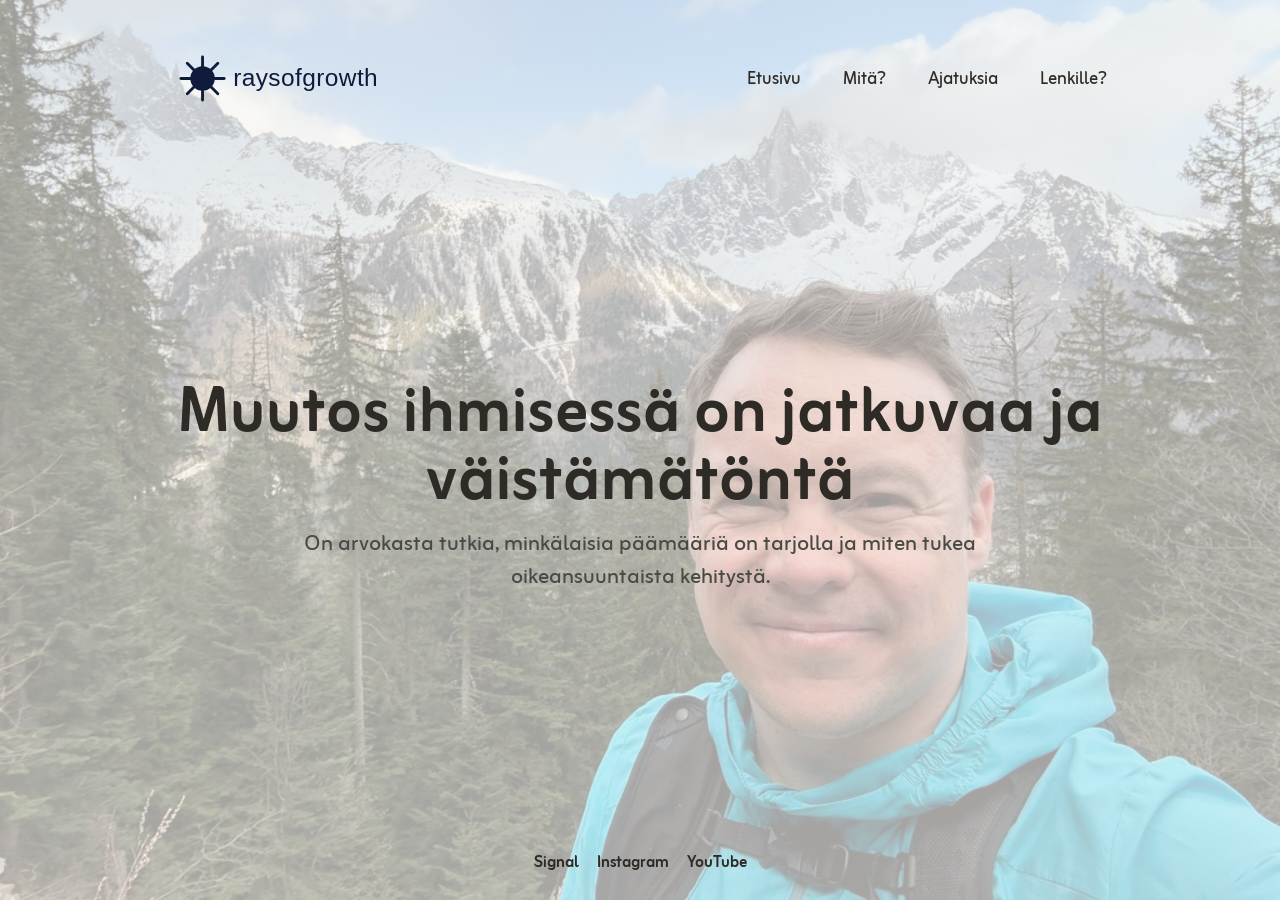
<file: index.html>
<!doctype html>
<html lang="fi">
  <head>
    <meta charset="utf-8">
    <meta name="viewport" content="width=device-width, initial-scale=1">
    <!-- Google Tag Manager -->
    <script>(function(w,d,s,l,i){w[l]=w[l]||[];w[l].push({'gtm.start':
    new Date().getTime(),event:'gtm.js'});var f=d.getElementsByTagName(s)[0],
    j=d.createElement(s),dl=l!='dataLayer'?'&l='+l:'';j.async=true;j.src=
    'https://www.googletagmanager.com/gtm.js?id='+i+dl;f.parentNode.insertBefore(j,f);
    })(window,document,'script','dataLayer','GTM-NF2C9WG4');</script>
    <!-- End Google Tag Manager -->
    <title>Rays Of Growth | Inhimillisen kasvun kahvikupillinen</title>
    <meta name="description" content="Ajatuksia ja havaintoja kasvusta">
    <meta name="author" content="Marko Kekäläinen">
    <meta name="robots" content="index, follow">
    <link rel="canonical" href="https://raysofgrowth.com/">
    <meta property="og:title" content="Rays Of Growth | Inhimillisen kasvun tähystyspaikka">
    <meta property="og:description" content="Uteliasta inhimillisten päämäärien ja kehityskulkujen tutkiskelua.">
    <meta property="og:type" content="website">
    <meta property="og:url" content="https://raysofgrowth.com/">
    <meta property="og:site_name" content="Rays Of Growth">
    <meta property="og:locale" content="fi_FI">
    <meta property="og:image" content="https://raysofgrowth.com/assets/images/chamonix.jpeg">
    <meta property="og:image:alt" content="Näkymä Chamonix'sta vuoristomaisemassa">
    <meta name="twitter:card" content="summary_large_image">
    <meta name="twitter:title" content="Rays Of Growth | Inhimillisen kasvun tähystyspaikka">
    <meta name="twitter:description" content="Uteliasta inhimillisten päämäärien ja kehityskulkujen tutkiskelua.">
    <meta name="twitter:image" content="https://raysofgrowth.com/assets/images/chamonix.jpeg">
    <link rel="icon" href="favicon.svg" type="image/svg+xml">
    <link rel="stylesheet" href="styles.css?v=79">
  </head>
  <body class="home-page">
    <!-- Google Tag Manager (noscript) -->
    <noscript><iframe src="https://www.googletagmanager.com/ns.html?id=GTM-NF2C9WG4"
    height="0" width="0" style="display:none;visibility:hidden"></iframe></noscript>
    <!-- End Google Tag Manager (noscript) -->
    <header aria-label="Logo">
      <div class="header-inner">
        <a class="logo-link" href="index.html">
          <img class="logo" src="assets/logos/logo-lockup-teal.svg" alt="Raysofgrowth wordmark with symbol in teal">
        </a>
        <nav class="site-nav" aria-label="Main">
          <a class="nav-link" href="index.html">Etusivu</a>
          <a class="nav-link" href="miksi/">Mitä?</a>
          <a class="nav-link" href="blog/">Ajatuksia</a>
          <a class="nav-link" href="yhteisollisyys/lahteen-yhteisolenkki/">Lenkille?</a>
        </nav>
      </div>
    </header>
    <main>
      <h1>Muutos ihmisessä on jatkuvaa ja väistämätöntä</h1>
      <p class="subtitle subtitle-centered">On arvokasta tutkia, minkälaisia päämääriä on tarjolla ja miten tukea oikeansuuntaista kehitystä.</p>
    </main>
    <footer class="site-footer">
      <div class="footer-inner">
        <a class="contact-link" href="https://signal.me/#p/+358505446182" target="_blank" rel="noopener noreferrer">Signal</a>
        <a class="contact-link" href="https://instagram.com/raysofgrowth" target="_blank" rel="noopener noreferrer">Instagram</a>
        <a class="contact-link" href="https://www.youtube.com/@raysofgrowth" target="_blank" rel="noopener noreferrer">YouTube</a>
      </div>
      <p class="iteration-count">Version: 101</p>
    </footer>
  </body>
</html>
</file>
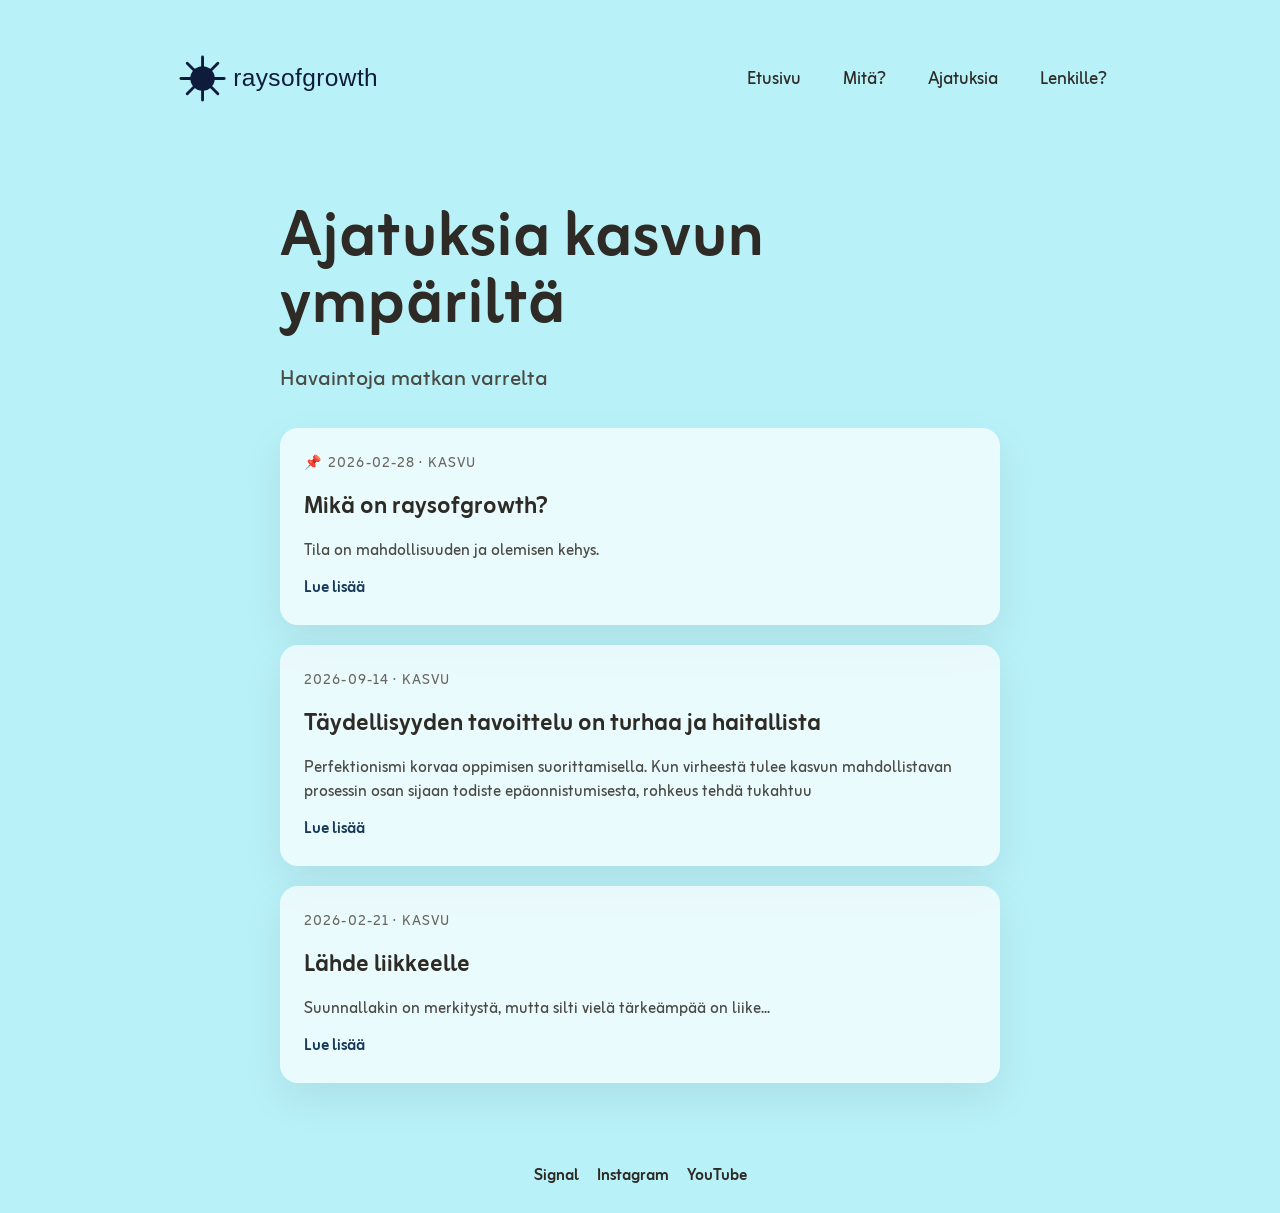
<file: blog/index.html>
<!doctype html>
<html lang="fi">
  <head>
    <meta charset="utf-8">
    <meta name="viewport" content="width=device-width, initial-scale=1">
    <!-- Google Tag Manager -->
    <script>(function(w,d,s,l,i){w[l]=w[l]||[];w[l].push({'gtm.start':
    new Date().getTime(),event:'gtm.js'});var f=d.getElementsByTagName(s)[0],
    j=d.createElement(s),dl=l!='dataLayer'?'&l='+l:'';j.async=true;j.src=
    'https://www.googletagmanager.com/gtm.js?id='+i+dl;f.parentNode.insertBefore(j,f);
    })(window,document,'script','dataLayer','GTM-NF2C9WG4');</script>
    <!-- End Google Tag Manager -->
    <title>Rays Of Growth | Blog</title>
    <meta name="description" content="Ajatuksia ja havaintoja kasvusta">
    <meta name="author" content="Marko Kekäläinen">
    <meta name="robots" content="index, follow">
    <link rel="canonical" href="https://raysofgrowth.com/blog/">
    <meta property="og:title" content="Rays Of Growth | Inhimillisen kasvun tähystyspaikka">
    <meta property="og:description" content="Uteliasta inhimillisten päämäärien ja kehityskulkujen tutkiskelua.">
    <meta property="og:type" content="website">
    <meta property="og:url" content="https://raysofgrowth.com/blog/">
    <meta property="og:site_name" content="Rays Of Growth">
    <meta property="og:locale" content="fi_FI">
    <meta property="og:image" content="https://raysofgrowth.com/assets/images/chamonix.jpeg">
    <meta property="og:image:alt" content="Näkymä Chamonix'sta vuoristomaisemassa">
    <meta name="twitter:card" content="summary_large_image">
    <meta name="twitter:title" content="Rays Of Growth | Inhimillisen kasvun tähystyspaikka">
    <meta name="twitter:description" content="Uteliasta inhimillisten päämäärien ja kehityskulkujen tutkiskelua.">
    <meta name="twitter:image" content="https://raysofgrowth.com/assets/images/chamonix.jpeg">
    <link rel="icon" href="../favicon.svg" type="image/svg+xml">
    <link rel="stylesheet" href="../styles.css?v=79">
  </head>
  <body>
    <!-- Google Tag Manager (noscript) -->
    <noscript><iframe src="https://www.googletagmanager.com/ns.html?id=GTM-NF2C9WG4"
    height="0" width="0" style="display:none;visibility:hidden"></iframe></noscript>
    <!-- End Google Tag Manager (noscript) -->
    <header aria-label="Logo">
      <div class="header-inner">
        <a class="logo-link" href="../index.html">
          <img class="logo" src="../assets/logos/logo-lockup-teal.svg" alt="Raysofgrowth wordmark with symbol in teal">
        </a>
        <nav class="site-nav" aria-label="Main">
          <a class="nav-link" href="../index.html">Etusivu</a>
          <a class="nav-link" href="../miksi/">Mitä?</a>
          <a class="nav-link" href="../blog/">Ajatuksia</a>
          <a class="nav-link" href="../yhteisollisyys/lahteen-yhteisolenkki/">Lenkille?</a>
        </nav>
      </div>
    </header>
    <main class="blog" id="top">
      <section class="blog-hero">
        <h1>Ajatuksia kasvun ympäriltä</h1>
        <p class="subtitle blog-intro">Havaintoja matkan varrelta</p>
      </section>
      <section class="post-list" aria-label="Blog posts">
        <article class="post-card post-card--pinned">
          <p class="post-meta"><span class="pin-badge" title="Kiinnitetty postaus" aria-label="Kiinnitetty postaus">📌</span><time datetime="2026-02-28">2026-02-28</time> · Kasvu</p>
          <h2 class="post-title">Mikä on raysofgrowth?</h2>
          <p class="post-excerpt">Tila on mahdollisuuden ja olemisen kehys.</p>
          <a class="post-link" href="mika-hiton-raysofgrowth/">Lue lisää</a>
        </article>
        <article class="post-card">
          <p class="post-meta"><time datetime="2026-09-14">2026-09-14</time> · Kasvu</p>
          <h2 class="post-title">Täydellisyyden tavoittelu on turhaa ja haitallista</h2>
          <p class="post-excerpt">Perfektionismi korvaa oppimisen suorittamisella. Kun virheestä tulee kasvun mahdollistavan prosessin osan sijaan todiste epäonnistumisesta, rohkeus tehdä tukahtuu</p>
          <a class="post-link" href="taydellisyyden-tavoittelu/">Lue lisää</a>
        </article>
        <article class="post-card">
          <p class="post-meta"><time datetime="2026-02-21">2026-02-21</time> · Kasvu</p>
          <h2 class="post-title">Lähde liikkeelle</h2>
          <p class="post-excerpt">Suunnallakin on merkitystä, mutta silti vielä tärkeämpää on liike...</p>
          <a class="post-link" href="lahde-liikkeelle/">Lue lisää</a>
        </article>
      </section>
    </main>
    <footer class="site-footer">
      <div class="footer-inner">
        <a class="contact-link" href="https://signal.me/#p/+358505446182" target="_blank" rel="noopener noreferrer">Signal</a>
        <a class="contact-link" href="https://instagram.com/raysofgrowth" target="_blank" rel="noopener noreferrer">Instagram</a>
        <a class="contact-link" href="https://www.youtube.com/@raysofgrowth" target="_blank" rel="noopener noreferrer">YouTube</a>
      </div>
      <p class="iteration-count">Version: 101</p>
    </footer>
  </body>
</html>
</file>
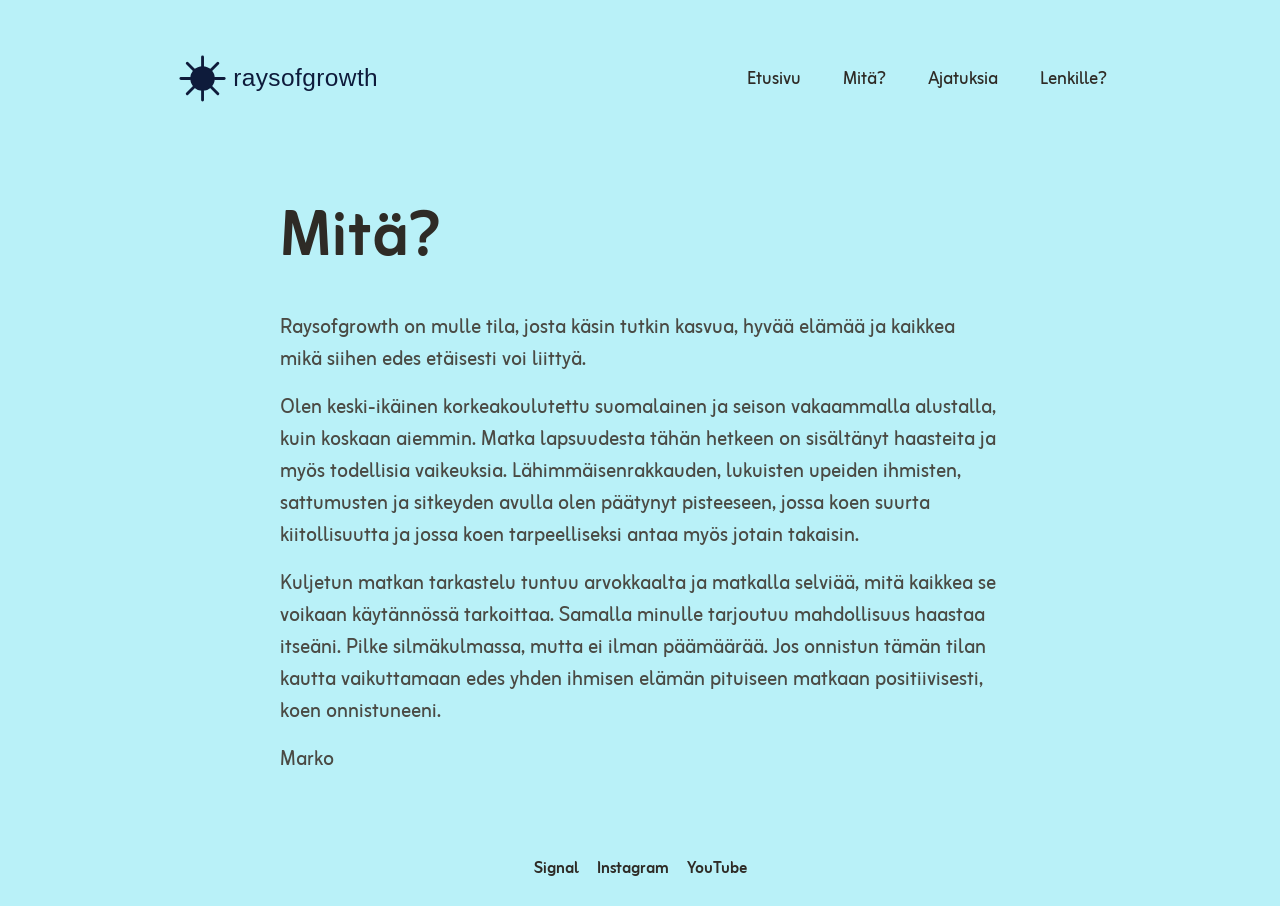
<file: miksi/index.html>
<!doctype html>
<html lang="fi">
  <head>
    <meta charset="utf-8">
    <meta name="viewport" content="width=device-width, initial-scale=1">
    <!-- Google Tag Manager -->
    <script>(function(w,d,s,l,i){w[l]=w[l]||[];w[l].push({'gtm.start':
    new Date().getTime(),event:'gtm.js'});var f=d.getElementsByTagName(s)[0],
    j=d.createElement(s),dl=l!='dataLayer'?'&l='+l:'';j.async=true;j.src=
    'https://www.googletagmanager.com/gtm.js?id='+i+dl;f.parentNode.insertBefore(j,f);
    })(window,document,'script','dataLayer','GTM-NF2C9WG4');</script>
    <!-- End Google Tag Manager -->
    <title>Rays Of Growth | Mitä?</title>
    <meta name="description" content="Ajatuksia ja havaintoja kasvusta">
    <meta name="author" content="Marko Kekäläinen">
    <meta name="robots" content="index, follow">
    <link rel="canonical" href="https://raysofgrowth.com/miksi/">
    <meta property="og:title" content="Rays Of Growth | Inhimillisen kasvun tähystyspaikka">
    <meta property="og:description" content="Uteliasta inhimillisten päämäärien ja kehityskulkujen tutkiskelua.">
    <meta property="og:type" content="website">
    <meta property="og:url" content="https://raysofgrowth.com/miksi/">
    <meta property="og:site_name" content="Rays Of Growth">
    <meta property="og:locale" content="fi_FI">
    <meta property="og:image" content="https://raysofgrowth.com/assets/images/chamonix.jpeg">
    <meta property="og:image:alt" content="Näkymä Chamonix'sta vuoristomaisemassa">
    <meta name="twitter:card" content="summary_large_image">
    <meta name="twitter:title" content="Rays Of Growth | Inhimillisen kasvun tähystyspaikka">
    <meta name="twitter:description" content="Uteliasta inhimillisten päämäärien ja kehityskulkujen tutkiskelua.">
    <meta name="twitter:image" content="https://raysofgrowth.com/assets/images/chamonix.jpeg">
    <link rel="icon" href="../favicon.svg" type="image/svg+xml">
    <link rel="stylesheet" href="../styles.css?v=79">
  </head>
  <body>
    <!-- Google Tag Manager (noscript) -->
    <noscript><iframe src="https://www.googletagmanager.com/ns.html?id=GTM-NF2C9WG4"
    height="0" width="0" style="display:none;visibility:hidden"></iframe></noscript>
    <!-- End Google Tag Manager (noscript) -->
    <header aria-label="Logo">
      <div class="header-inner">
        <a class="logo-link" href="../index.html">
          <img class="logo" src="../assets/logos/logo-lockup-teal.svg" alt="Raysofgrowth wordmark with symbol in teal">
        </a>
        <nav class="site-nav" aria-label="Main">
          <a class="nav-link" href="../index.html">Etusivu</a>
          <a class="nav-link" href="../miksi/">Mitä?</a>
          <a class="nav-link" href="../blog/">Ajatuksia</a>
          <a class="nav-link" href="../yhteisollisyys/lahteen-yhteisolenkki/">Lenkille?</a>
        </nav>
      </div>
    </header>
    <main class="page">
      <header class="page-hero">
        <h1>Mitä?</h1>
      </header>
      <section class="page-content">
        <p>Raysofgrowth on mulle tila, josta käsin tutkin kasvua, hyvää elämää ja kaikkea mikä siihen edes etäisesti voi liittyä.</p>

        <p>Olen keski-ikäinen korkeakoulutettu suomalainen ja seison vakaammalla alustalla, kuin koskaan aiemmin. Matka lapsuudesta tähän hetkeen on sisältänyt haasteita ja myös todellisia vaikeuksia. Lähimmäisenrakkauden, lukuisten upeiden ihmisten, sattumusten ja sitkeyden avulla olen päätynyt pisteeseen, jossa koen suurta kiitollisuutta ja jossa koen tarpeelliseksi antaa myös jotain takaisin. </p>

        <p>Kuljetun matkan tarkastelu tuntuu arvokkaalta ja matkalla selviää, mitä kaikkea se voikaan käytännössä tarkoittaa. Samalla minulle tarjoutuu mahdollisuus haastaa itseäni. Pilke silmäkulmassa, mutta ei ilman päämäärää. Jos onnistun tämän tilan kautta vaikuttamaan edes yhden ihmisen elämän pituiseen matkaan positiivisesti, koen onnistuneeni.</p>

        <p>Marko</p>
      </section>
    </main>
    <footer class="site-footer">
      <div class="footer-inner">
        <a class="contact-link" href="https://signal.me/#p/+358505446182" target="_blank" rel="noopener noreferrer">Signal</a>
        <a class="contact-link" href="https://instagram.com/raysofgrowth" target="_blank" rel="noopener noreferrer">Instagram</a>
        <a class="contact-link" href="https://www.youtube.com/@raysofgrowth" target="_blank" rel="noopener noreferrer">YouTube</a>
      </div>
      <p class="iteration-count">Version: 101</p>
    </footer>
  </body>
</html>
</file>
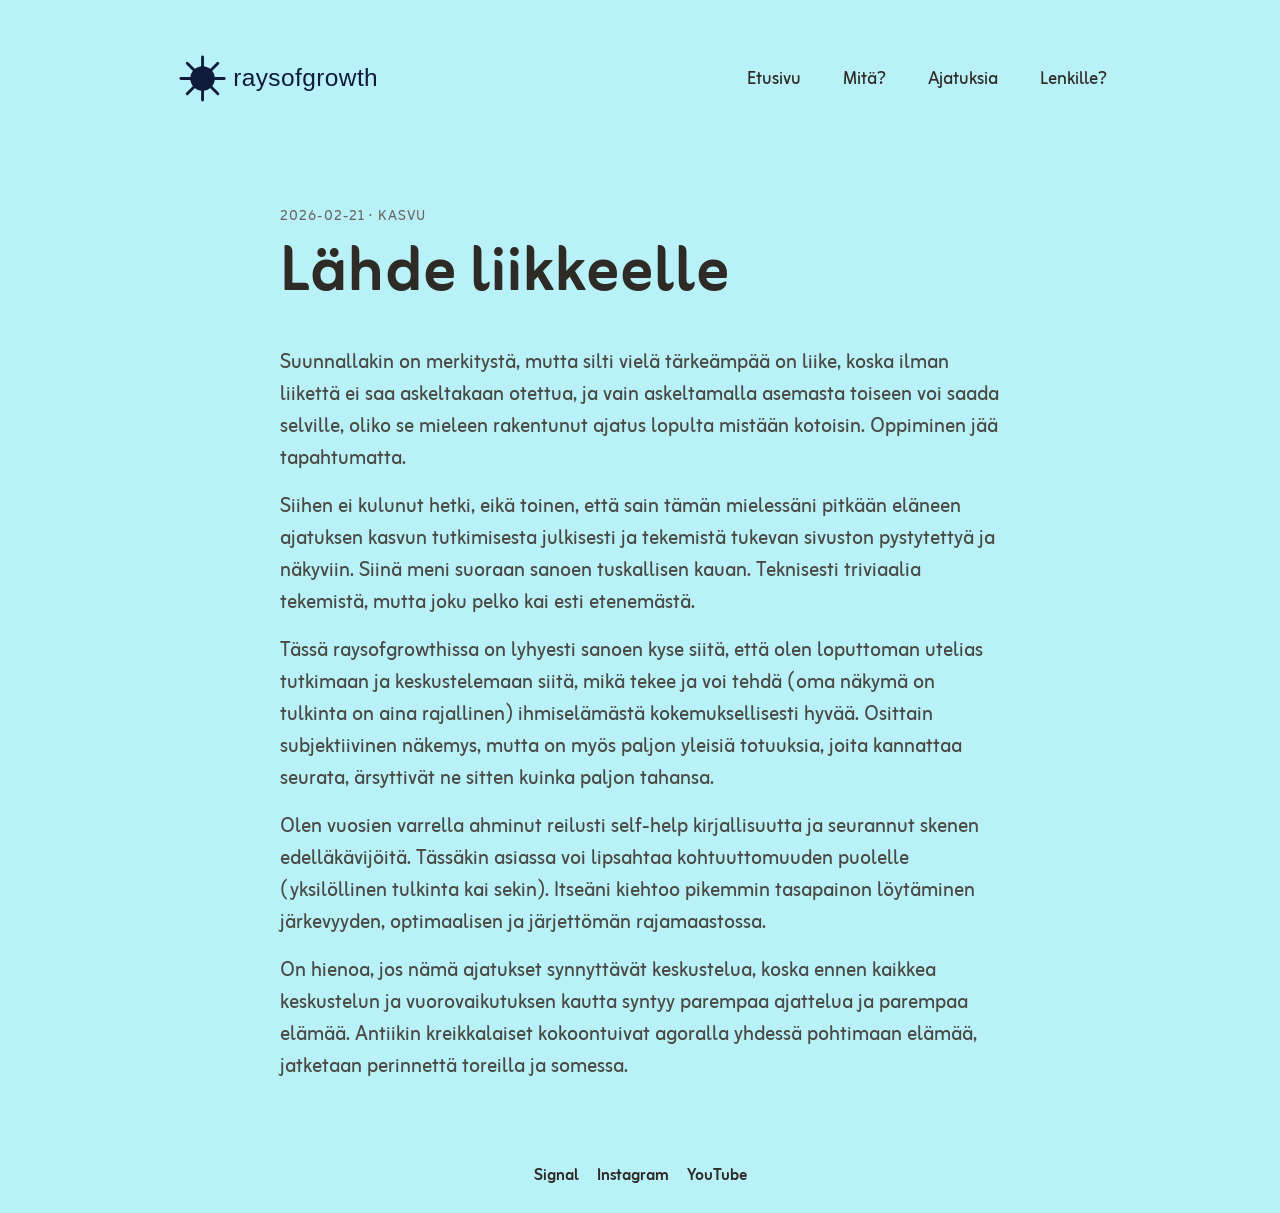
<file: blog/lahde-liikkeelle/index.html>
<!doctype html>
<html lang="fi">
  <head>
    <meta charset="utf-8">
    <meta name="viewport" content="width=device-width, initial-scale=1">
    <!-- Google Tag Manager -->
    <script>(function(w,d,s,l,i){w[l]=w[l]||[];w[l].push({'gtm.start':
    new Date().getTime(),event:'gtm.js'});var f=d.getElementsByTagName(s)[0],
    j=d.createElement(s),dl=l!='dataLayer'?'&l='+l:'';j.async=true;j.src=
    'https://www.googletagmanager.com/gtm.js?id='+i+dl;f.parentNode.insertBefore(j,f);
    })(window,document,'script','dataLayer','GTM-NF2C9WG4');</script>
    <!-- End Google Tag Manager -->
    <title>Rays Of Growth | Lähde liikkeelle</title>
    <meta name="description" content="Ajatuksia ja havaintoja kasvusta">
    <meta name="author" content="Marko Kekäläinen">
    <meta name="robots" content="index, follow">
    <link rel="canonical" href="https://raysofgrowth.com/blog/lahde-liikkeelle/">
    <meta property="og:title" content="Rays Of Growth | Inhimillisen kasvun tähystyspaikka">
    <meta property="og:description" content="Uteliasta inhimillisten päämäärien ja kehityskulkujen tutkiskelua.">
    <meta property="og:type" content="article">
    <meta property="og:url" content="https://raysofgrowth.com/blog/lahde-liikkeelle/">
    <meta property="og:site_name" content="Rays Of Growth">
    <meta property="og:locale" content="fi_FI">
    <meta property="og:image" content="https://raysofgrowth.com/assets/images/chamonix.jpeg">
    <meta property="og:image:alt" content="Näkymä Chamonix'sta vuoristomaisemassa">
    <meta name="twitter:card" content="summary_large_image">
    <meta name="twitter:title" content="Rays Of Growth | Inhimillisen kasvun tähystyspaikka">
    <meta name="twitter:description" content="Uteliasta inhimillisten päämäärien ja kehityskulkujen tutkiskelua.">
    <meta name="twitter:image" content="https://raysofgrowth.com/assets/images/chamonix.jpeg">
    <link rel="icon" href="../../favicon.svg" type="image/svg+xml">
    <link rel="stylesheet" href="../../styles.css?v=79">
  </head>
  <body>
    <!-- Google Tag Manager (noscript) -->
    <noscript><iframe src="https://www.googletagmanager.com/ns.html?id=GTM-NF2C9WG4"
    height="0" width="0" style="display:none;visibility:hidden"></iframe></noscript>
    <!-- End Google Tag Manager (noscript) -->
    <header aria-label="Logo">
      <div class="header-inner">
        <a class="logo-link" href="../../index.html">
          <img class="logo" src="../../assets/logos/logo-lockup-teal.svg" alt="Raysofgrowth wordmark with symbol in teal">
        </a>
        <nav class="site-nav" aria-label="Main">
          <a class="nav-link" href="../../index.html">Etusivu</a>
          <a class="nav-link" href="../../miksi/">Mitä?</a>
          <a class="nav-link" href="../../blog/">Ajatuksia</a>
          <a class="nav-link" href="../../yhteisollisyys/lahteen-yhteisolenkki/">Lenkille?</a>
        </nav>
      </div>
    </header>
    <main class="page">
      <header class="page-hero">
        <p class="post-meta"><time datetime="2026-02-21">2026-02-21</time> · Kasvu</p>
        <h1>Lähde liikkeelle</h1>
      </header>
      <section class="page-content">
        <p>Suunnallakin on merkitystä, mutta silti vielä tärkeämpää on liike, koska ilman liikettä ei saa askeltakaan otettua, ja vain askeltamalla asemasta toiseen voi saada selville, oliko se mieleen rakentunut ajatus lopulta mistään kotoisin. Oppiminen jää tapahtumatta.</p>
        <p>Siihen ei kulunut hetki, eikä toinen, että sain tämän mielessäni pitkään eläneen ajatuksen kasvun tutkimisesta julkisesti ja tekemistä tukevan sivuston pystytettyä ja näkyviin. Siinä meni suoraan sanoen tuskallisen kauan. Teknisesti triviaalia tekemistä, mutta joku pelko kai esti etenemästä.</p>
        <p>Tässä raysofgrowthissa on lyhyesti sanoen kyse siitä, että olen loputtoman utelias tutkimaan ja keskustelemaan siitä, mikä tekee ja voi tehdä (oma näkymä on tulkinta on aina rajallinen) ihmiselämästä kokemuksellisesti hyvää. Osittain subjektiivinen näkemys, mutta on myös paljon yleisiä totuuksia, joita kannattaa seurata, ärsyttivät ne sitten kuinka paljon tahansa.</p>
        <p>Olen vuosien varrella ahminut reilusti self-help kirjallisuutta ja seurannut skenen edelläkävijöitä. Tässäkin asiassa voi lipsahtaa kohtuuttomuuden puolelle (yksilöllinen tulkinta kai sekin). Itseäni kiehtoo pikemmin tasapainon löytäminen järkevyyden, optimaalisen ja järjettömän rajamaastossa.</p>
        <p>On hienoa, jos nämä ajatukset synnyttävät keskustelua, koska ennen kaikkea keskustelun ja vuorovaikutuksen kautta syntyy parempaa ajattelua ja parempaa elämää. Antiikin kreikkalaiset kokoontuivat agoralla yhdessä pohtimaan elämää, jatketaan perinnettä toreilla ja somessa.</p>

      </section>
    </main>
    <footer class="site-footer">
      <div class="footer-inner">
        <a class="contact-link" href="https://signal.me/#p/+358505446182" target="_blank" rel="noopener noreferrer">Signal</a>
        <a class="contact-link" href="https://instagram.com/raysofgrowth" target="_blank" rel="noopener noreferrer">Instagram</a>
        <a class="contact-link" href="https://www.youtube.com/@raysofgrowth" target="_blank" rel="noopener noreferrer">YouTube</a>
      </div>
      <p class="iteration-count">Version: 101</p>
    </footer>
  </body>
</html>
</file>
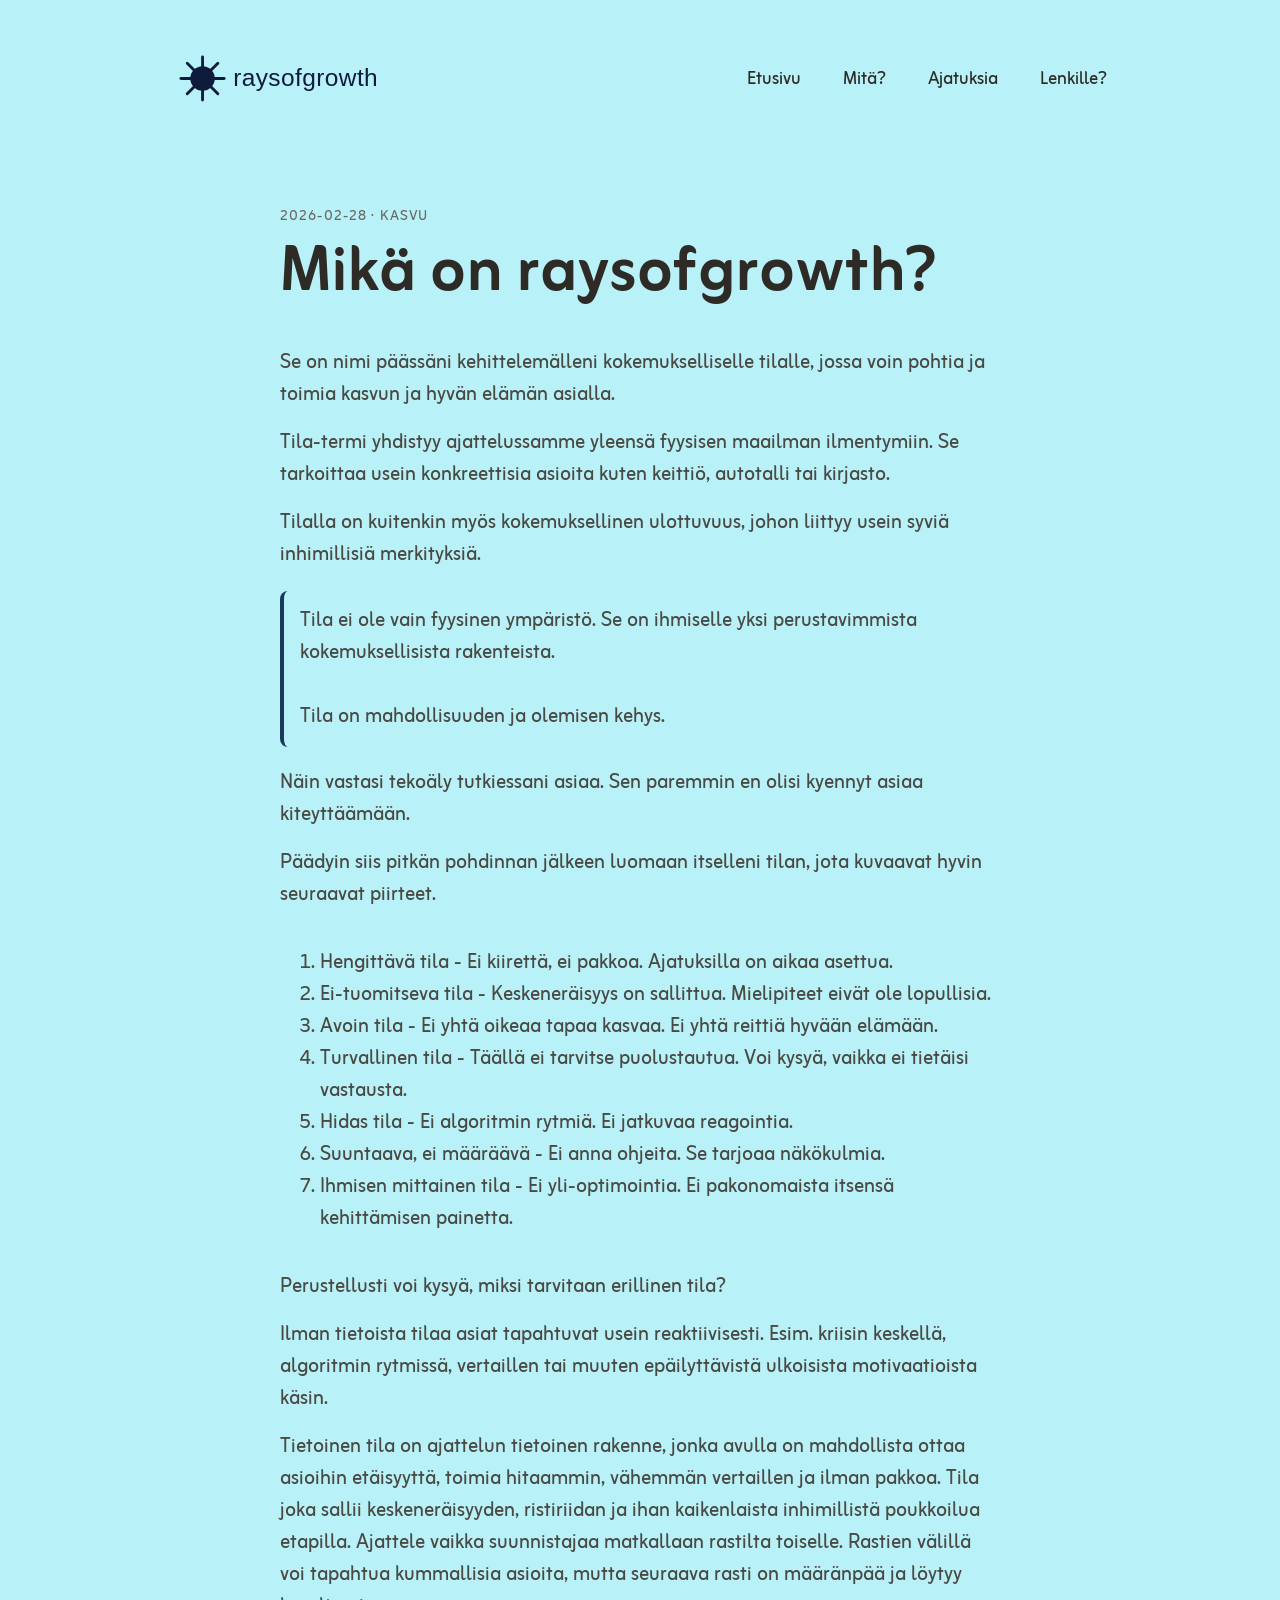
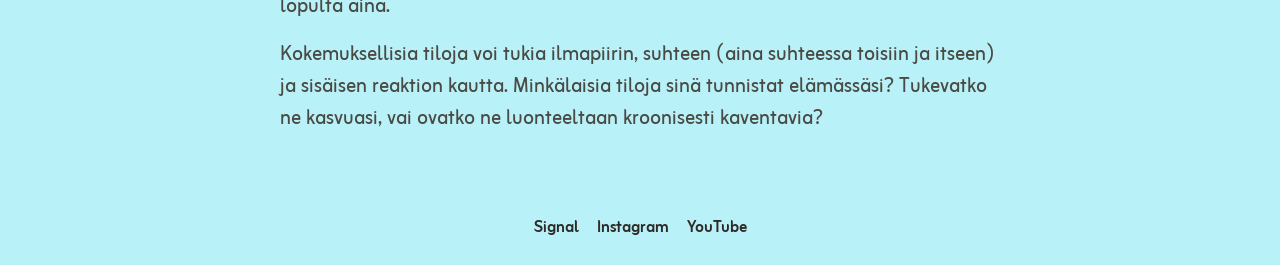
<file: blog/mika-hiton-raysofgrowth/index.html>
<!doctype html>
<html lang="fi">
  <head>
    <meta charset="utf-8">
    <meta name="viewport" content="width=device-width, initial-scale=1">
    <!-- Google Tag Manager -->
    <script>(function(w,d,s,l,i){w[l]=w[l]||[];w[l].push({'gtm.start':
    new Date().getTime(),event:'gtm.js'});var f=d.getElementsByTagName(s)[0],
    j=d.createElement(s),dl=l!='dataLayer'?'&l='+l:'';j.async=true;j.src=
    'https://www.googletagmanager.com/gtm.js?id='+i+dl;f.parentNode.insertBefore(j,f);
    })(window,document,'script','dataLayer','GTM-NF2C9WG4');</script>
    <!-- End Google Tag Manager -->
    <title>Rays Of Growth | Mikä on raysofgrowth?</title>
    <meta name="description" content="Raysofgrowth on kokemuksellinen tila kasvun ja hyvän elämän pohtimiseen: hengittävä, ei-tuomitseva ja ihmisen mittainen paikka ilman pakkoa.">
    <meta name="author" content="Marko Kekäläinen">
    <meta name="robots" content="index, follow">
    <link rel="canonical" href="https://raysofgrowth.com/blog/mika-hiton-raysofgrowth/">
    <meta property="og:title" content="Rays Of Growth | Mikä on raysofgrowth?">
    <meta property="og:description" content="Raysofgrowth on kokemuksellinen tila kasvun ja hyvän elämän pohtimiseen: hengittävä, ei-tuomitseva ja ihmisen mittainen paikka ilman pakkoa.">
    <meta property="og:type" content="article">
    <meta property="og:url" content="https://raysofgrowth.com/blog/mika-hiton-raysofgrowth/">
    <meta property="og:site_name" content="Rays Of Growth">
    <meta property="og:locale" content="fi_FI">
    <meta property="og:image" content="https://raysofgrowth.com/assets/images/chamonix.jpeg">
    <meta property="og:image:alt" content="Näkymä Chamonix'sta vuoristomaisemassa">
    <meta name="twitter:card" content="summary_large_image">
    <meta name="twitter:title" content="Rays Of Growth | Mikä on raysofgrowth?">
    <meta name="twitter:description" content="Raysofgrowth on kokemuksellinen tila kasvun ja hyvän elämän pohtimiseen: hengittävä, ei-tuomitseva ja ihmisen mittainen paikka ilman pakkoa.">
    <meta name="twitter:image" content="https://raysofgrowth.com/assets/images/chamonix.jpeg">
    <link rel="icon" href="../../favicon.svg" type="image/svg+xml">
    <link rel="stylesheet" href="../../styles.css?v=79">
  </head>
  <body>
    <!-- Google Tag Manager (noscript) -->
    <noscript><iframe src="https://www.googletagmanager.com/ns.html?id=GTM-NF2C9WG4"
    height="0" width="0" style="display:none;visibility:hidden"></iframe></noscript>
    <!-- End Google Tag Manager (noscript) -->
    <header aria-label="Logo">
      <div class="header-inner">
        <a class="logo-link" href="../../index.html">
          <img class="logo" src="../../assets/logos/logo-lockup-teal.svg" alt="Raysofgrowth wordmark with symbol in teal">
        </a>
        <nav class="site-nav" aria-label="Main">
          <a class="nav-link" href="../../index.html">Etusivu</a>
          <a class="nav-link" href="../../miksi/">Mitä?</a>
          <a class="nav-link" href="../../blog/">Ajatuksia</a>
          <a class="nav-link" href="../../yhteisollisyys/lahteen-yhteisolenkki/">Lenkille?</a>
        </nav>
      </div>
    </header>
    <main class="page">
      <header class="page-hero">
        <p class="post-meta"><time datetime="2026-02-28">2026-02-28</time> · Kasvu</p>
        <h1>Mikä on raysofgrowth?</h1>
      </header>
      <section class="page-content">
        <p>Se on nimi päässäni kehittelemälleni kokemukselliselle tilalle, jossa voin pohtia ja toimia kasvun ja hyvän elämän asialla.</p>
        <p>Tila-termi yhdistyy ajattelussamme yleensä fyysisen maailman ilmentymiin. Se tarkoittaa usein konkreettisia asioita kuten keittiö, autotalli tai kirjasto.</p>
        <p>Tilalla on kuitenkin myös kokemuksellinen ulottuvuus, johon liittyy usein syviä inhimillisiä merkityksiä.</p>
        <blockquote class="highlight-quote">
            <p>Tila ei ole vain fyysinen ympäristö. Se on ihmiselle yksi perustavimmista kokemuksellisista rakenteista.</p>
            <br/>
            <p>Tila on mahdollisuuden ja olemisen kehys.</p>
        </blockquote>
        <p>Näin vastasi tekoäly tutkiessani asiaa. Sen paremmin en olisi kyennyt asiaa kiteyttäämään.</p>
        <p>Päädyin siis pitkän pohdinnan jälkeen luomaan itselleni tilan, jota kuvaavat hyvin seuraavat piirteet.</p>
        <ol>
          <li>Hengittävä tila - Ei kiirettä, ei pakkoa. Ajatuksilla on aikaa asettua.</li>
          <li>Ei-tuomitseva tila - Keskeneräisyys on sallittua. Mielipiteet eivät ole lopullisia.</li>
          <li>Avoin tila - Ei yhtä oikeaa tapaa kasvaa. Ei yhtä reittiä hyvään elämään.</li>
          <li>Turvallinen tila - Täällä ei tarvitse puolustautua. Voi kysyä, vaikka ei tietäisi vastausta.</li>
          <li>Hidas tila - Ei algoritmin rytmiä. Ei jatkuvaa reagointia.</li>
          <li>Suuntaava, ei määräävä - Ei anna ohjeita. Se tarjoaa näkökulmia.</li>
          <li>Ihmisen mittainen tila - Ei yli-optimointia. Ei pakonomaista itsensä kehittämisen painetta.</li>
        </ol>
        <p>Perustellusti voi kysyä, miksi tarvitaan erillinen tila?</p>
        <p>Ilman tietoista tilaa asiat tapahtuvat usein reaktiivisesti. Esim. kriisin keskellä, algoritmin rytmissä, vertaillen tai muuten epäilyttävistä ulkoisista motivaatioista käsin.</p>
        <p>Tietoinen tila on ajattelun tietoinen rakenne, jonka avulla on mahdollista ottaa asioihin etäisyyttä, toimia hitaammin, vähemmän vertaillen ja ilman pakkoa. Tila joka sallii keskeneräisyyden, ristiriidan ja ihan kaikenlaista inhimillistä poukkoilua etapilla. Ajattele vaikka suunnistajaa matkallaan rastilta toiselle. Rastien välillä voi tapahtua kummallisia asioita, mutta seuraava rasti on määränpää ja löytyy lopulta aina.</p>
        <p>Kokemuksellisia tiloja voi tukia ilmapiirin, suhteen (aina suhteessa toisiin ja itseen) ja sisäisen reaktion kautta. Minkälaisia tiloja sinä tunnistat elämässäsi? Tukevatko ne kasvuasi, vai ovatko ne luonteeltaan kroonisesti kaventavia?</p>
      </section>
    </main>
    <footer class="site-footer">
      <div class="footer-inner">
        <a class="contact-link" href="https://signal.me/#p/+358505446182" target="_blank" rel="noopener noreferrer">Signal</a>
        <a class="contact-link" href="https://instagram.com/raysofgrowth" target="_blank" rel="noopener noreferrer">Instagram</a>
        <a class="contact-link" href="https://www.youtube.com/@raysofgrowth" target="_blank" rel="noopener noreferrer">YouTube</a>
      </div>
      <p class="iteration-count">Version: 101</p>
    </footer>
  </body>
</html>
</file>
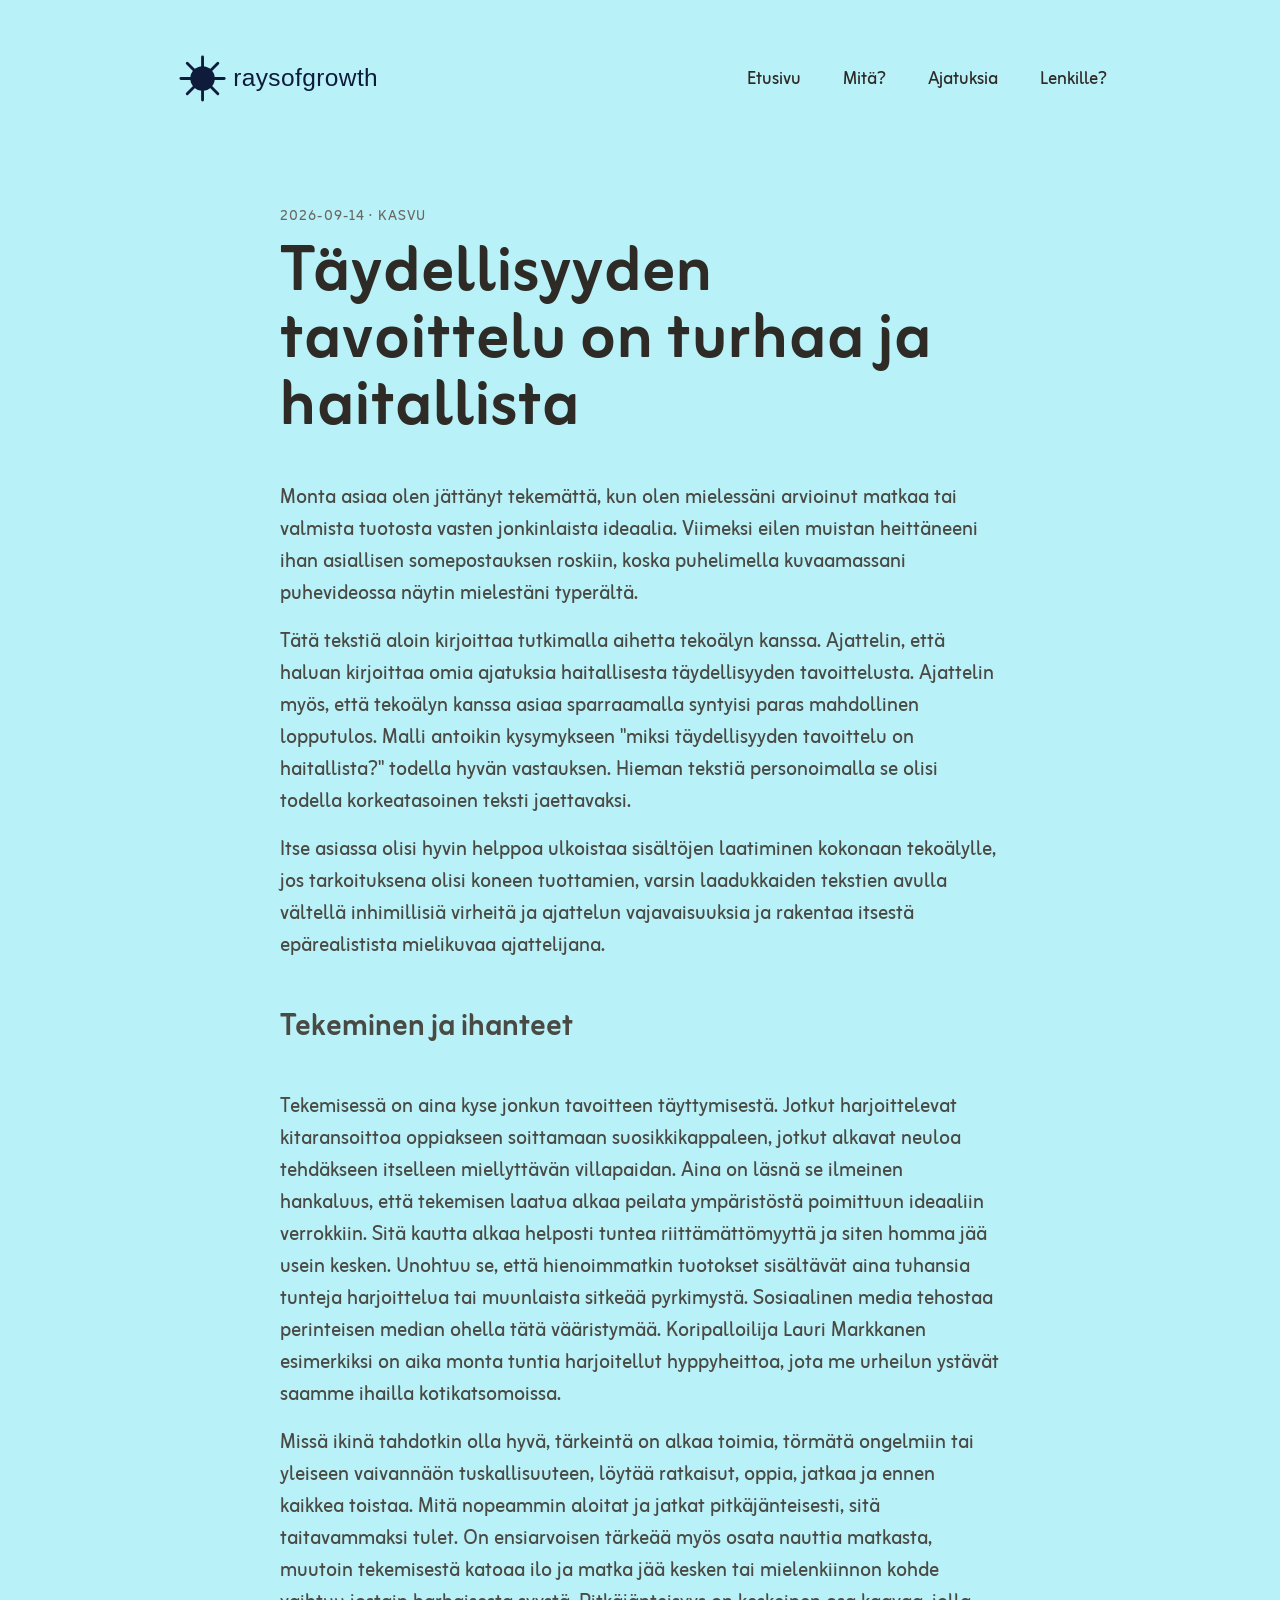
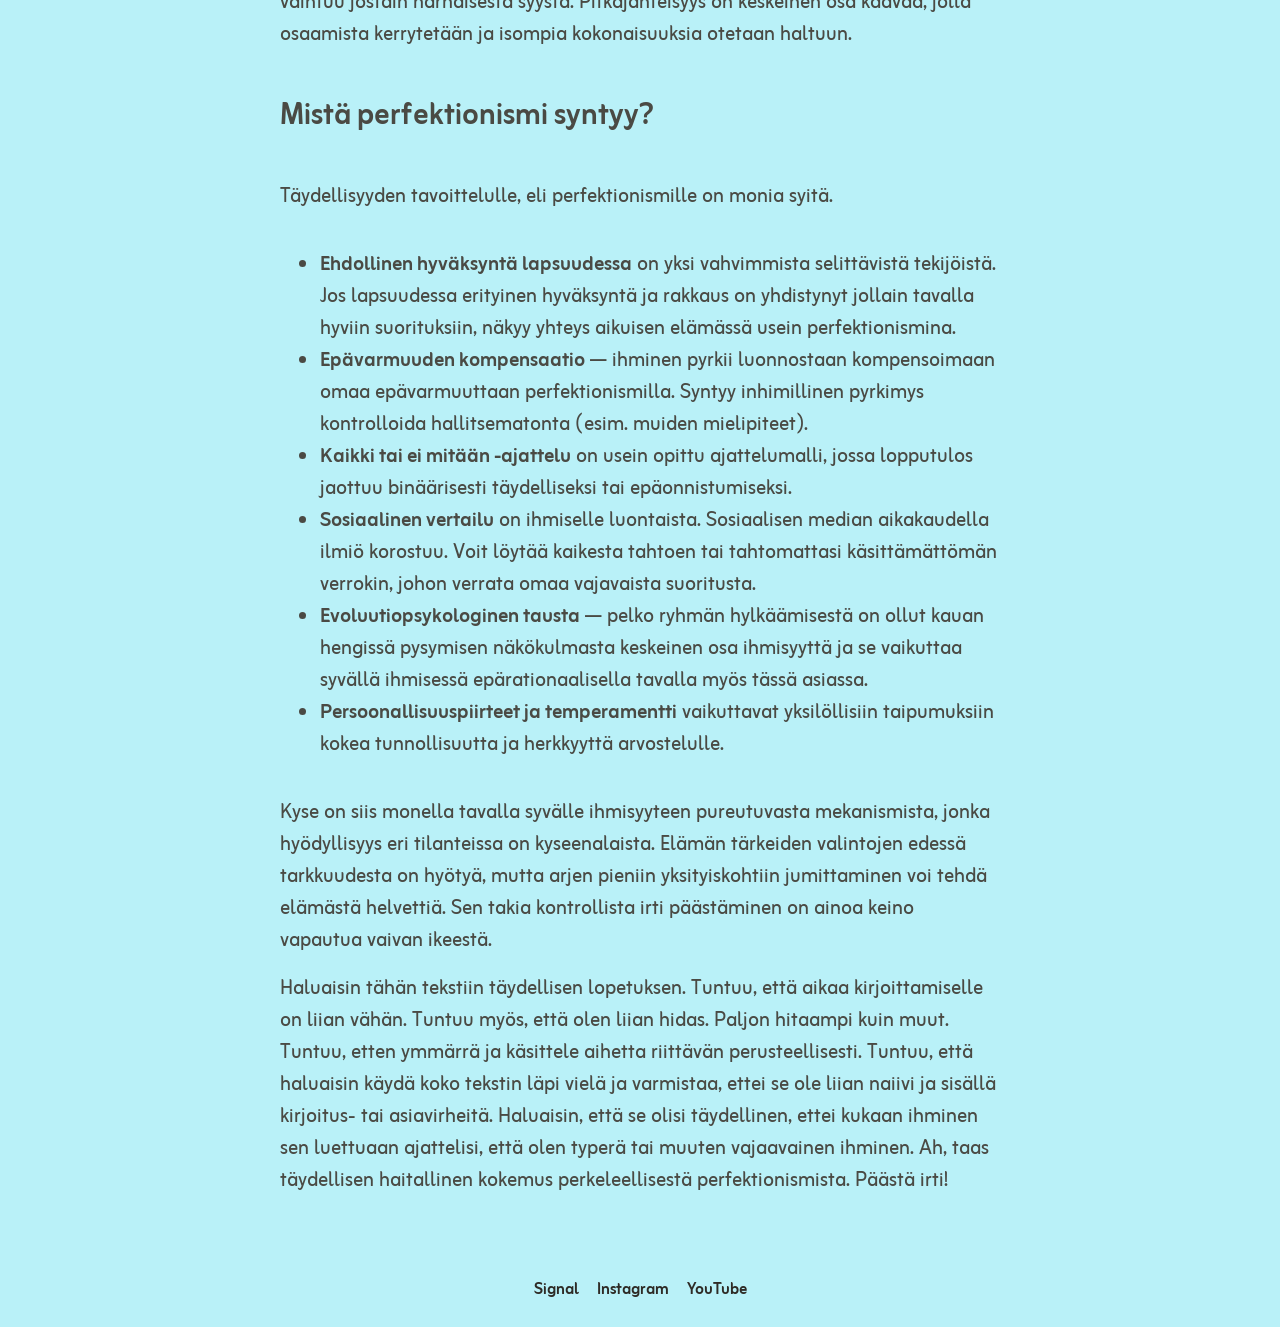
<file: blog/taydellisyyden-tavoittelu/index.html>
<!doctype html>
<html lang="fi">
  <head>
    <meta charset="utf-8">
    <meta name="viewport" content="width=device-width, initial-scale=1">
    <!-- Google Tag Manager -->
    <script>(function(w,d,s,l,i){w[l]=w[l]||[];w[l].push({'gtm.start':
    new Date().getTime(),event:'gtm.js'});var f=d.getElementsByTagName(s)[0],
    j=d.createElement(s),dl=l!='dataLayer'?'&l='+l:'';j.async=true;j.src=
    'https://www.googletagmanager.com/gtm.js?id='+i+dl;f.parentNode.insertBefore(j,f);
    })(window,document,'script','dataLayer','GTM-NF2C9WG4');</script>
    <!-- End Google Tag Manager -->
    <title>Rays Of Growth | Täydellisyyden tavoittelu on turhaa ja haitallista</title>
    <meta name="description" content="Täydellisyyden tavoittelu estää tekemästä. Tutustu perfektionismin syihin ja opi päästämään irti kontrollista.">
    <meta name="author" content="Marko Kekäläinen">
    <meta name="robots" content="index, follow">
    <link rel="canonical" href="https://raysofgrowth.com/blog/taydellisyyden-tavoittelu/">
    <meta property="og:title" content="Rays Of Growth | Täydellisyyden tavoittelu on turhaa ja haitallista">
    <meta property="og:description" content="Täydellisyyden tavoittelu estää tekemästä. Tutustu perfektionismin syihin ja opi päästämään irti kontrollista.">
    <meta property="og:type" content="article">
    <meta property="og:url" content="https://raysofgrowth.com/blog/taydellisyyden-tavoittelu/">
    <meta property="og:site_name" content="Rays Of Growth">
    <meta property="og:locale" content="fi_FI">
    <meta property="og:image" content="https://raysofgrowth.com/assets/images/chamonix.jpeg">
    <meta property="og:image:alt" content="Näkymä Chamonix'sta vuoristomaisemassa">
    <meta name="twitter:card" content="summary_large_image">
    <meta name="twitter:title" content="Rays Of Growth | Täydellisyyden tavoittelu on turhaa ja haitallista">
    <meta name="twitter:description" content="Täydellisyyden tavoittelu estää tekemästä. Tutustu perfektionismin syihin ja opi päästämään irti kontrollista.">
    <meta name="twitter:image" content="https://raysofgrowth.com/assets/images/chamonix.jpeg">
    <link rel="icon" href="../../favicon.svg" type="image/svg+xml">
    <link rel="stylesheet" href="../../styles.css?v=79">
  </head>
  <body>
    <!-- Google Tag Manager (noscript) -->
    <noscript><iframe src="https://www.googletagmanager.com/ns.html?id=GTM-NF2C9WG4"
    height="0" width="0" style="display:none;visibility:hidden"></iframe></noscript>
    <!-- End Google Tag Manager (noscript) -->
    <header aria-label="Logo">
      <div class="header-inner">
        <a class="logo-link" href="../../index.html">
          <img class="logo" src="../../assets/logos/logo-lockup-teal.svg" alt="Raysofgrowth wordmark with symbol in teal">
        </a>
        <nav class="site-nav" aria-label="Main">
          <a class="nav-link" href="../../index.html">Etusivu</a>
          <a class="nav-link" href="../../miksi/">Mitä?</a>
          <a class="nav-link" href="../../blog/">Ajatuksia</a>
          <a class="nav-link" href="../../yhteisollisyys/lahteen-yhteisolenkki/">Lenkille?</a>
        </nav>
      </div>
    </header>
    <main class="page">
      <header class="page-hero">
        <p class="post-meta"><time datetime="2026-09-14">2026-09-14</time> · Kasvu</p>
        <h1>Täydellisyyden tavoittelu on turhaa ja haitallista</h1>
      </header>
      <section class="page-content">
        <p>Monta asiaa olen jättänyt tekemättä, kun olen mielessäni arvioinut matkaa tai valmista tuotosta vasten jonkinlaista ideaalia. Viimeksi eilen muistan heittäneeni ihan asiallisen somepostauksen roskiin, koska puhelimella kuvaamassani puhevideossa näytin mielestäni typerältä.</p>
        <p>Tätä tekstiä aloin kirjoittaa tutkimalla aihetta tekoälyn kanssa. Ajattelin, että haluan kirjoittaa omia ajatuksia haitallisesta täydellisyyden tavoittelusta. Ajattelin myös, että tekoälyn kanssa asiaa sparraamalla syntyisi paras mahdollinen lopputulos. Malli antoikin kysymykseen &quot;miksi täydellisyyden tavoittelu on haitallista?&quot; todella hyvän vastauksen. Hieman tekstiä personoimalla se olisi todella korkeatasoinen teksti jaettavaksi.</p>
        <p>Itse asiassa olisi hyvin helppoa ulkoistaa sisältöjen laatiminen kokonaan tekoälylle, jos tarkoituksena olisi koneen tuottamien, varsin laadukkaiden tekstien avulla vältellä inhimillisiä virheitä ja ajattelun vajavaisuuksia ja rakentaa itsestä epärealistista mielikuvaa ajattelijana.</p>
        <h2>Tekeminen ja ihanteet</h2>
        <p>Tekemisessä on aina kyse jonkun tavoitteen täyttymisestä. Jotkut harjoittelevat kitaransoittoa oppiakseen soittamaan suosikkikappaleen, jotkut alkavat neuloa tehdäkseen itselleen miellyttävän villapaidan. Aina on läsnä se ilmeinen hankaluus, että tekemisen laatua alkaa peilata ympäristöstä poimittuun ideaaliin verrokkiin. Sitä kautta alkaa helposti tuntea riittämättömyyttä ja siten homma jää usein kesken. Unohtuu se, että hienoimmatkin tuotokset sisältävät aina tuhansia tunteja harjoittelua tai muunlaista sitkeää pyrkimystä. Sosiaalinen media tehostaa perinteisen median ohella tätä vääristymää. Koripalloilija Lauri Markkanen esimerkiksi on aika monta tuntia harjoitellut hyppyheittoa, jota me urheilun ystävät saamme ihailla kotikatsomoissa.</p>
        <p>Missä ikinä tahdotkin olla hyvä, tärkeintä on alkaa toimia, törmätä ongelmiin tai yleiseen vaivannäön tuskallisuuteen, löytää ratkaisut, oppia, jatkaa ja ennen kaikkea toistaa. Mitä nopeammin aloitat ja jatkat pitkäjänteisesti, sitä taitavammaksi tulet. On ensiarvoisen tärkeää myös osata nauttia matkasta, muutoin tekemisestä katoaa ilo ja matka jää kesken tai mielenkiinnon kohde vaihtuu jostain harhaisesta syystä. Pitkäjänteisyys on keskeinen osa kaavaa, jolla osaamista kerrytetään ja isompia kokonaisuuksia otetaan haltuun.</p>
        <h2>Mistä perfektionismi syntyy?</h2>
        <p>Täydellisyyden tavoittelulle, eli perfektionismille on monia syitä.</p>
        <ul>
          <li><strong>Ehdollinen hyväksyntä lapsuudessa</strong> on yksi vahvimmista selittävistä tekijöistä. Jos lapsuudessa erityinen hyväksyntä ja rakkaus on yhdistynyt jollain tavalla hyviin suorituksiin, näkyy yhteys aikuisen elämässä usein perfektionismina.</li>
          <li><strong>Epävarmuuden kompensaatio</strong> — ihminen pyrkii luonnostaan kompensoimaan omaa epävarmuuttaan perfektionismilla. Syntyy inhimillinen pyrkimys kontrolloida hallitsematonta (esim. muiden mielipiteet).</li>
          <li><strong>Kaikki tai ei mitään -ajattelu</strong> on usein opittu ajattelumalli, jossa lopputulos jaottuu binäärisesti täydelliseksi tai epäonnistumiseksi.</li>
          <li><strong>Sosiaalinen vertailu</strong> on ihmiselle luontaista. Sosiaalisen median aikakaudella ilmiö korostuu. Voit löytää kaikesta tahtoen tai tahtomattasi käsittämättömän verrokin, johon verrata omaa vajavaista suoritusta.</li>
          <li><strong>Evoluutiopsykologinen tausta</strong> — pelko ryhmän hylkäämisestä on ollut kauan hengissä pysymisen näkökulmasta keskeinen osa ihmisyyttä ja se vaikuttaa syvällä ihmisessä epärationaalisella tavalla myös tässä asiassa.</li>
          <li><strong>Persoonallisuuspiirteet ja temperamentti</strong> vaikuttavat yksilöllisiin taipumuksiin kokea tunnollisuutta ja herkkyyttä arvostelulle.</li>
        </ul>
        <p>Kyse on siis monella tavalla syvälle ihmisyyteen pureutuvasta mekanismista, jonka hyödyllisyys eri tilanteissa on kyseenalaista. Elämän tärkeiden valintojen edessä tarkkuudesta on hyötyä, mutta arjen pieniin yksityiskohtiin jumittaminen voi tehdä elämästä helvettiä. Sen takia kontrollista irti päästäminen on ainoa keino vapautua vaivan ikeestä.</p>
        <p>Haluaisin tähän tekstiin täydellisen lopetuksen. Tuntuu, että aikaa kirjoittamiselle on liian vähän. Tuntuu myös, että olen liian hidas. Paljon hitaampi kuin muut. Tuntuu, etten ymmärrä ja käsittele aihetta riittävän perusteellisesti. Tuntuu, että haluaisin käydä koko tekstin läpi vielä ja varmistaa, ettei se ole liian naiivi ja sisällä kirjoitus- tai asiavirheitä. Haluaisin, että se olisi täydellinen, ettei kukaan ihminen sen luettuaan ajattelisi, että olen typerä tai muuten vajaavainen ihminen. Ah, taas täydellisen haitallinen kokemus perkeleellisestä perfektionismista. Päästä irti!</p>
      </section>
    </main>
    <footer class="site-footer">
      <div class="footer-inner">
        <a class="contact-link" href="https://signal.me/#p/+358505446182" target="_blank" rel="noopener noreferrer">Signal</a>
        <a class="contact-link" href="https://instagram.com/raysofgrowth" target="_blank" rel="noopener noreferrer">Instagram</a>
        <a class="contact-link" href="https://www.youtube.com/@raysofgrowth" target="_blank" rel="noopener noreferrer">YouTube</a>
      </div>
      <p class="iteration-count">Version: 101</p>
    </footer>
  </body>
</html>
</file>
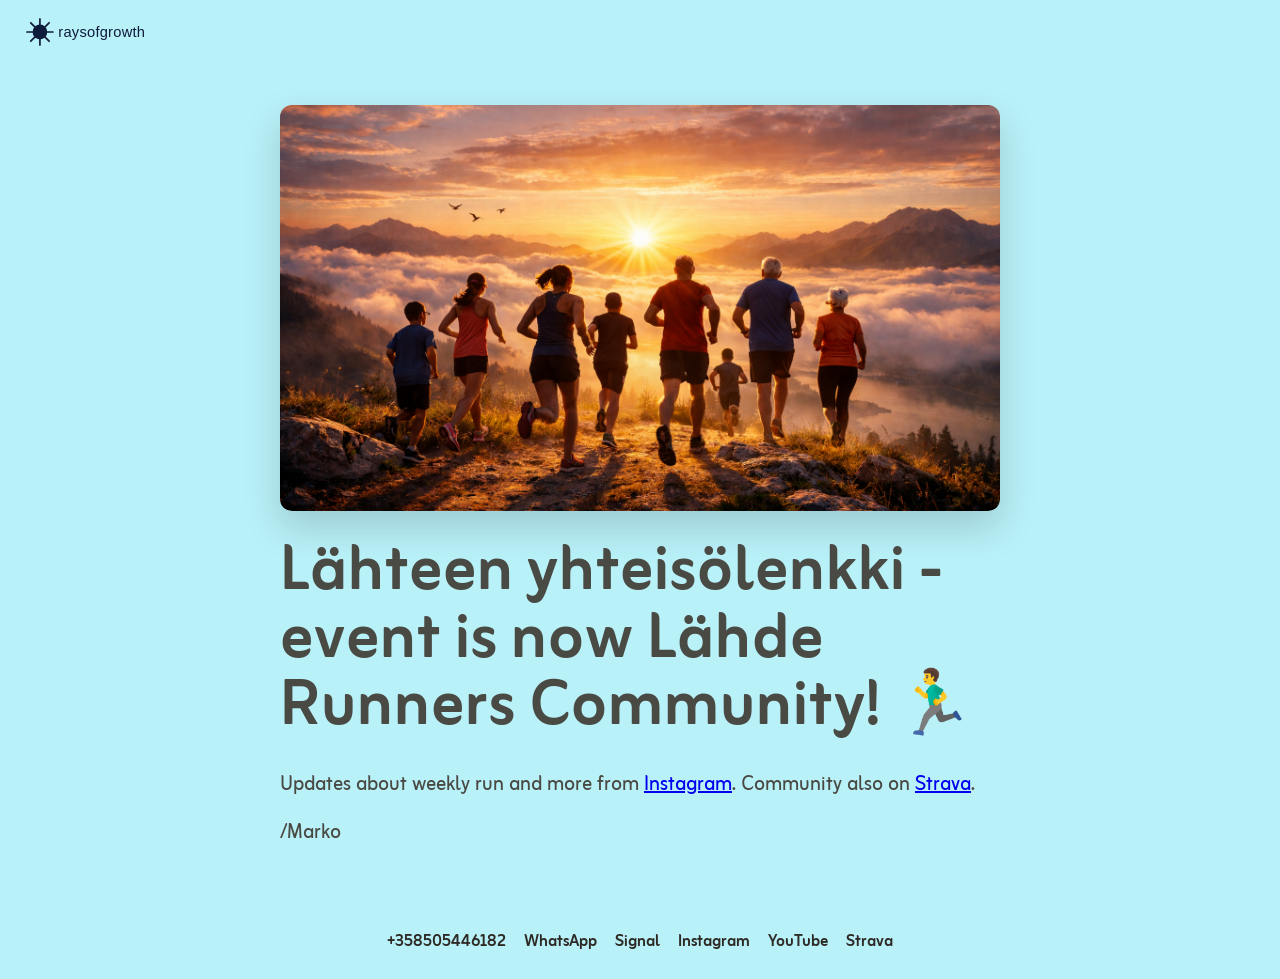
<file: yhteisollisyys/lahteen-yhteisolenkki/index.html>
<!doctype html>
<html lang="fi">
  <head>
    <meta charset="utf-8">
    <meta name="viewport" content="width=device-width, initial-scale=1">
    <!-- Google Tag Manager -->
    <script>(function(w,d,s,l,i){w[l]=w[l]||[];w[l].push({'gtm.start':
    new Date().getTime(),event:'gtm.js'});var f=d.getElementsByTagName(s)[0],
    j=d.createElement(s),dl=l!='dataLayer'?'&l='+l:'';j.async=true;j.src=
    'https://www.googletagmanager.com/gtm.js?id='+i+dl;f.parentNode.insertBefore(j,f);
    })(window,document,'script','dataLayer','GTM-NF2C9WG4');</script>
    <!-- End Google Tag Manager -->
    <title>Rays Of Growth | Lähteen yhteisölenkki</title>
    <meta name="description" content="Ajatuksia ja havaintoja kasvusta">
    <meta name="author" content="Marko Kekäläinen">
    <meta name="robots" content="index, follow">
    <link rel="canonical" href="https://raysofgrowth.com/yhteisollisyys/lahteen-yhteisolenkki">
    <meta property="og:title" content="Rays Of Growth | Lähteen yhteisölenkki">
    <meta property="og:description" content="Kaikki mukaan tutustumaan ja juoksemaan yhdessä.">
    <meta property="og:type" content="website">
    <meta property="og:url" content="https://raysofgrowth.com/yhteisollisyys/lahteen-yhteisolenkki">
    <meta property="og:site_name" content="Rays Of Growth">
    <meta property="og:locale" content="fi_FI">
    <meta property="og:image" content="https://raysofgrowth.com/assets/images/the-most-inspirational-all-ages-cropped.png">
    <meta property="og:image:alt" content="Näkymä Chamonix'sta vuoristomaisemassa">
    <meta name="twitter:card" content="summary_large_image">
    <meta name="twitter:title" content="Rays Of Growth | Lähteen yhteisölenkki">
    <meta name="twitter:description" content="Kaikki mukaan tutustumaan ja juoksemaan yhdessä.">
    <meta name="twitter:image" content="https://raysofgrowth.com/assets/images/the-most-inspirational-all-ages-cropped.png">
    <link rel="icon" href="../../favicon.svg" type="image/svg+xml">
    <link rel="stylesheet" href="../../styles.css?v=79">
  </head>
  <body>
    <!-- Google Tag Manager (noscript) -->
    <noscript><iframe src="https://www.googletagmanager.com/ns.html?id=GTM-NF2C9WG4"
    height="0" width="0" style="display:none;visibility:hidden"></iframe></noscript>
    <!-- End Google Tag Manager (noscript) -->
    <div class="page-logo-corner">
      <a class="logo-link" href="../../index.html">
        <img class="logo logo-small" src="../../assets/logos/logo-lockup-teal.svg" alt="Rays of Growth -logo">
      </a>
    </div>
    <main class="page">
      <section class="page-content">
        <figure class="event-poster">
          <img src="../../assets/images/the-most-inspirational-all-ages-cropped.png" alt="Yhteisölenkki-juliste: juostaan yhdessä joka keskiviikko klo 18.">
        </figure>
        <header class="page-hero">
          <h1>Lähteen yhteisölenkki -event is now Lähde Runners Community! 🏃‍♂️</h1>
        </header>
        <p>Updates about weekly run and more from <a href="https://www.instagram.com/lahde.runners/" target="_blank" rel="noopener noreferrer">Instagram</a>. Community also on <a href="https://www.strava.com/clubs/2305302" target="_blank" rel="noopener noreferrer">Strava</a>.</p>
        <p>/Marko</p>

      </section>
    </main>
    <footer class="site-footer">
      <div class="footer-inner">
        <a class="contact-link" href="tel:+358505446182">+358505446182</a>
        <a class="contact-link" href="https://wa.me/358505446182" target="_blank" rel="noopener noreferrer">WhatsApp</a>
        <a class="contact-link" href="https://signal.me/#p/+358505446182" target="_blank" rel="noopener noreferrer">Signal</a>
        <a class="contact-link" href="https://instagram.com/raysofgrowth" target="_blank" rel="noopener noreferrer">Instagram</a>
        <a class="contact-link" href="https://www.youtube.com/@raysofgrowth" target="_blank" rel="noopener noreferrer">YouTube</a>
        <a class="contact-link" href="https://www.strava.com/athletes/markokekalainen" target="_blank" rel="noopener noreferrer">Strava</a>
      </div>
      <p class="iteration-count">Version: 101</p>
    </footer>
  </body>
</html>
</file>
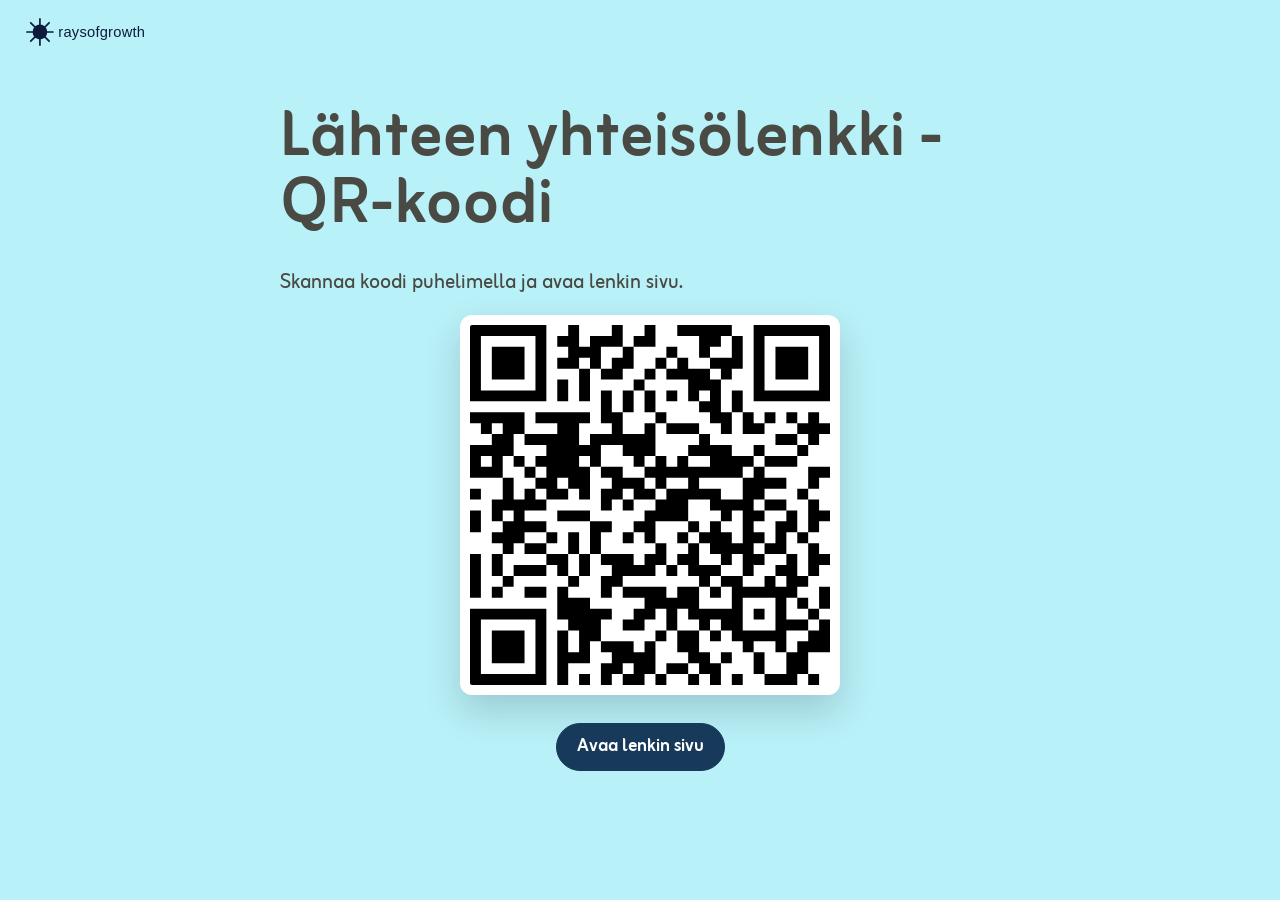
<file: yhteisollisyys/lahteen-yhteisolenkki/qr-code/index.html>
<!doctype html>
<html lang="fi">
  <head>
    <meta charset="utf-8">
    <meta name="viewport" content="width=device-width, initial-scale=1">
    <title>Rays Of Growth | Lähteen yhteisölenkki QR</title>
    <meta name="description" content="QR-koodi Lähteen yhteisölenkin sivulle.">
    <meta name="author" content="Marko Kekäläinen">
    <meta name="robots" content="index, follow">
    <link rel="canonical" href="https://raysofgrowth.com/yhteisollisyys/lahteen-yhteisolenkki/qr-code/">
    <meta property="og:title" content="Rays Of Growth | Lähteen yhteisölenkki QR">
    <meta property="og:description" content="Skannaa QR-koodi ja siirry Lähteen yhteisölenkin sivulle.">
    <meta property="og:type" content="website">
    <meta property="og:url" content="https://raysofgrowth.com/yhteisollisyys/lahteen-yhteisolenkki/qr-code/">
    <meta property="og:site_name" content="Rays Of Growth">
    <meta property="og:locale" content="fi_FI">
    <meta name="twitter:card" content="summary">
    <meta name="twitter:title" content="Rays Of Growth | Lähteen yhteisölenkki QR">
    <meta name="twitter:description" content="Skannaa QR-koodi ja siirry Lähteen yhteisölenkin sivulle.">
    <link rel="icon" href="../../../favicon.svg" type="image/svg+xml">
    <link rel="stylesheet" href="../../../styles.css?v=79">
  </head>
  <body>
    <div class="page-logo-corner">
      <a class="logo-link" href="../../../index.html">
        <img class="logo logo-small" src="../../../assets/logos/logo-lockup-teal.svg" alt="Rays of Growth -logo">
      </a>
    </div>
    <main class="page">
      <section class="page-content">
        <header class="page-hero">
          <h1>Lähteen yhteisölenkki - QR-koodi</h1>
        </header>
        <p>Skannaa koodi puhelimella ja avaa lenkin sivu.</p>
        <figure class="event-poster qr-code-figure">
          <img class="qr-code-image" src="../../../assets/images/lahteen-yhteisolenkki-qr.svg" alt="QR-koodi Lähteen yhteisölenkin sivulle">
        </figure>
        <p class="cta-center">
          <a class="inline-cta" href="../">Avaa lenkin sivu</a>
        </p>
      </section>
    </main>
  </body>
</html>
</file>
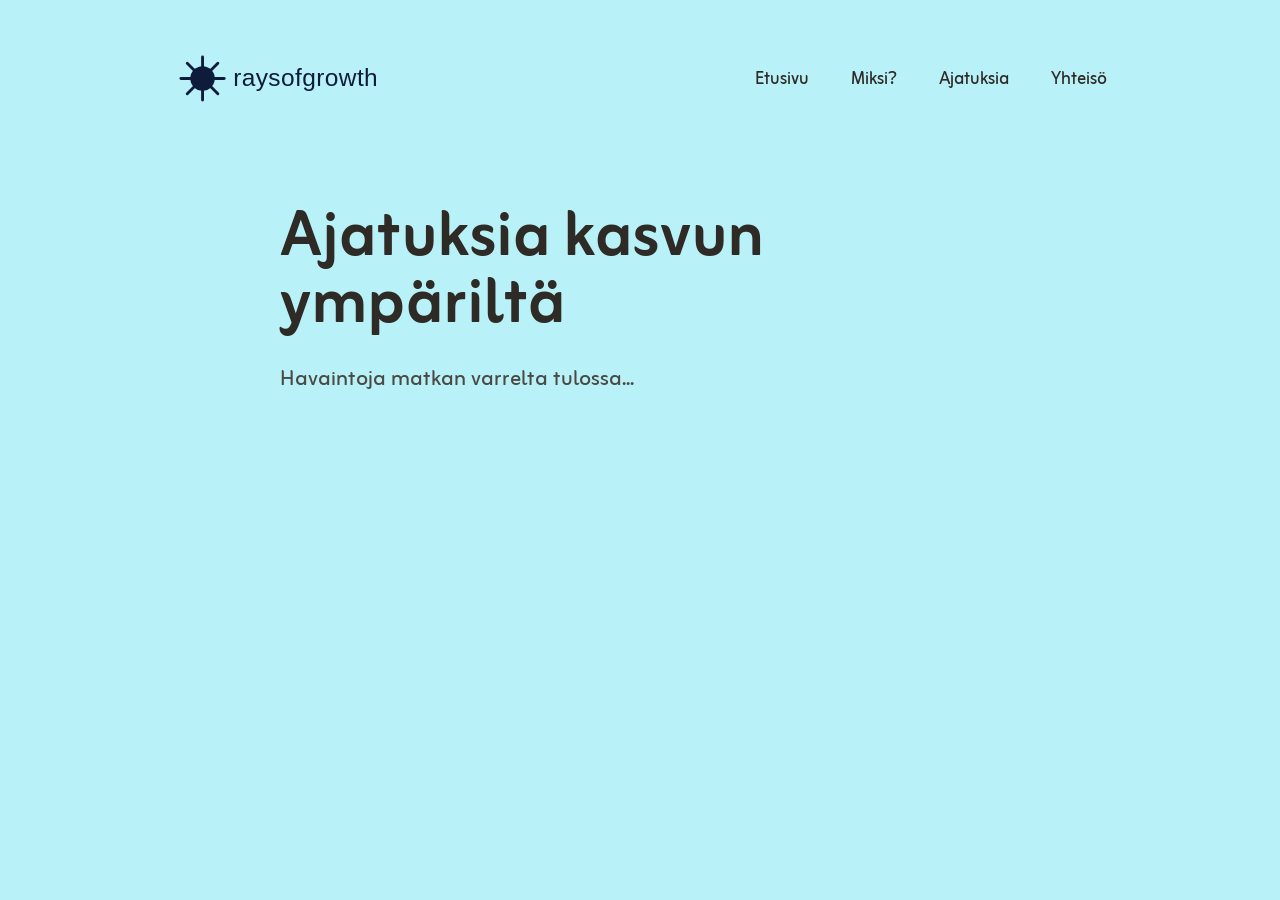
<file: blog.html>
<!doctype html>
<html lang="fi">
  <head>
    <meta charset="utf-8">
    <meta name="viewport" content="width=device-width, initial-scale=1">
    <!-- Google Tag Manager -->
    <script>(function(w,d,s,l,i){w[l]=w[l]||[];w[l].push({'gtm.start':
    new Date().getTime(),event:'gtm.js'});var f=d.getElementsByTagName(s)[0],
    j=d.createElement(s),dl=l!='dataLayer'?'&l='+l:'';j.async=true;j.src=
    'https://www.googletagmanager.com/gtm.js?id='+i+dl;f.parentNode.insertBefore(j,f);
    })(window,document,'script','dataLayer','GTM-NF2C9WG4');</script>
    <!-- End Google Tag Manager -->
    <title>Rays Of Growth — Blog</title>
    <meta name="description" content="Ajatuksia kasvusta, hyvästä elämästä ja omasta matkasta. Rays Of Growth -blogi.">
    <meta name="author" content="Marko Kekäläinen">
    <meta name="robots" content="index, follow">
    <link rel="canonical" href="https://raysofgrowth.com/blog.html">
    <meta property="og:title" content="Rays Of Growth — Blog">
    <meta property="og:description" content="Ajatuksia kasvusta, hyvästä elämästä ja omasta matkasta. Rays Of Growth -blogi.">
    <meta property="og:type" content="website">
    <meta property="og:url" content="https://raysofgrowth.com/blog.html">
    <meta property="og:site_name" content="Rays Of Growth">
    <meta property="og:locale" content="fi_FI">
    <meta name="twitter:card" content="summary">
    <meta name="twitter:title" content="Rays Of Growth — Blog">
    <meta name="twitter:description" content="Ajatuksia kasvusta, hyvästä elämästä ja omasta matkasta. Rays Of Growth -blogi.">
    <link rel="icon" href="favicon.svg" type="image/svg+xml">
    <link rel="stylesheet" href="styles.css">
  </head>
  <body>
    <!-- Google Tag Manager (noscript) -->
    <noscript><iframe src="https://www.googletagmanager.com/ns.html?id=GTM-NF2C9WG4"
    height="0" width="0" style="display:none;visibility:hidden"></iframe></noscript>
    <!-- End Google Tag Manager (noscript) -->
    <header aria-label="Logo">
      <div class="header-inner">
        <a class="logo-link" href="index.html">
          <img class="logo" src="assets/logos/logo-lockup-teal.svg" alt="Raysofgrowth wordmark with symbol in teal">
        </a>
        <nav class="site-nav" aria-label="Main">
          <a class="nav-link" href="index.html">Etusivu</a>
          <a class="nav-link" href="miksi.html">Miksi?</a>
          <a class="nav-link" href="blog.html">Ajatuksia</a>
          <a class="nav-link" href="yhteiso/lahteen-yhteisolenkki/">Yhteisö</a>
        </nav>
      </div>
    </header>
    <main class="blog" id="top">
      <section class="blog-hero">
        <h1>Ajatuksia kasvun ympäriltä</h1>
        <p class="subtitle blog-intro">Havaintoja matkan varrelta tulossa...</p>
      </section>
      <!--
      <section class="post-list" aria-label="Blog posts">
        <article class="post-card is-open" id="post-ajatus">
          <p class="post-meta">pvm · kategoria</p>
          <h2 class="post-title">Otsikko</h2>
          <p class="post-excerpt">Nosto</p>
          <div class="post-body">
            <p class="post-excerpt">Kappale</p>
            <p class="post-excerpt">Kappale</p>
          </div>
          <a class="post-link" href="#post-ajatus">Lue lisää</a>
          <a class="post-close" href="#top">Sulje</a>
        </article>
      </section>
    -->
    </main>
  </body>
</html>
</file>
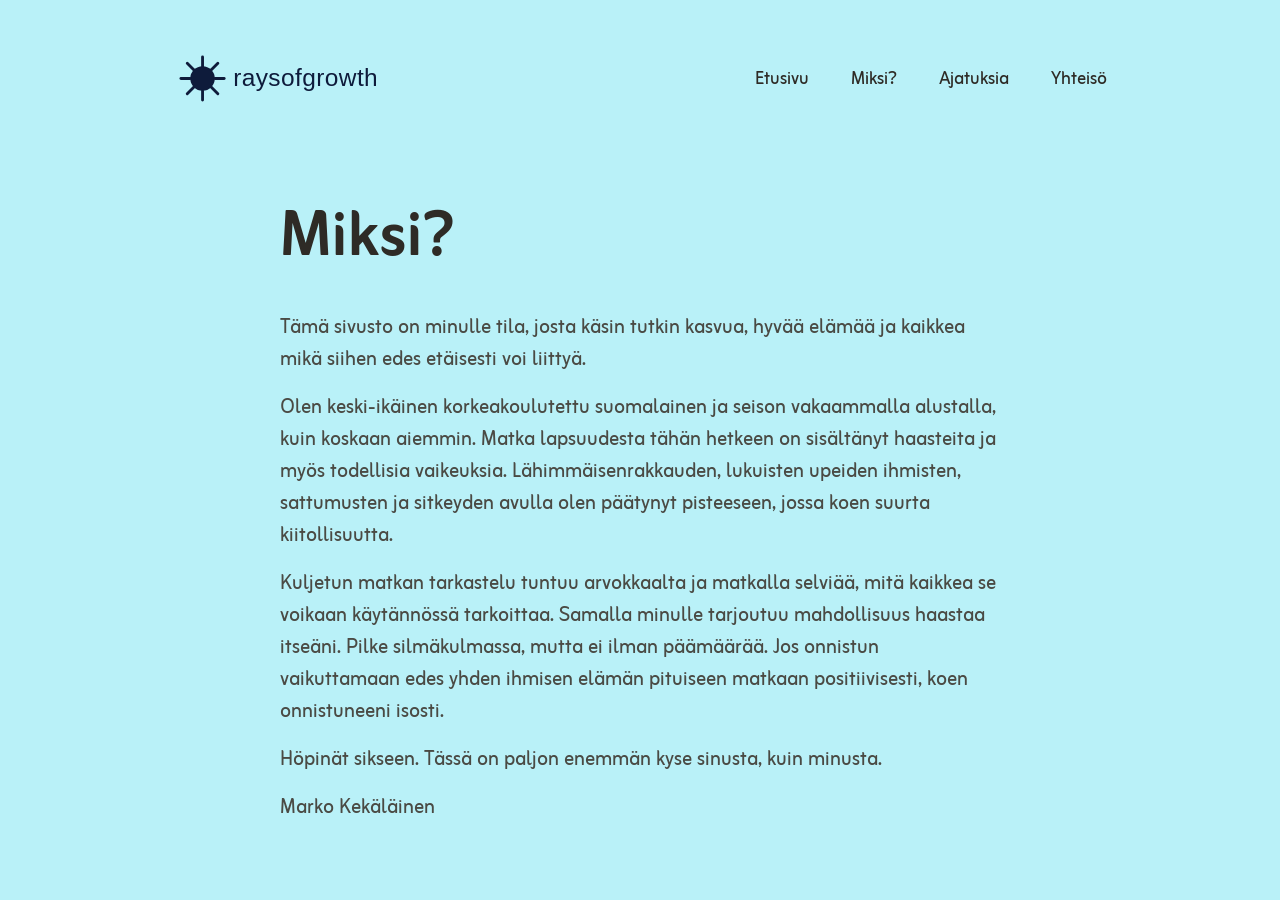
<file: miksi.html>
<!doctype html>
<html lang="fi">
  <head>
    <meta charset="utf-8">
    <meta name="viewport" content="width=device-width, initial-scale=1">
        <!-- Google Tag Manager -->
    <script>(function(w,d,s,l,i){w[l]=w[l]||[];w[l].push({'gtm.start':
    new Date().getTime(),event:'gtm.js'});var f=d.getElementsByTagName(s)[0],
    j=d.createElement(s),dl=l!='dataLayer'?'&l='+l:'';j.async=true;j.src=
    'https://www.googletagmanager.com/gtm.js?id='+i+dl;f.parentNode.insertBefore(j,f);
    })(window,document,'script','dataLayer','GTM-NF2C9WG4');</script>
    <!-- End Google Tag Manager -->
    <title>Rays Of Growth — Miksi?</title>
    <meta name="description" content="Miksi Rays Of Growth on olemassa: kirjoittajan tausta, kasvun teemat ja sivuston tarkoitus.">
    <meta name="author" content="Marko Kekäläinen">
    <meta name="robots" content="index, follow">
    <link rel="canonical" href="https://raysofgrowth.com/miksi.html">
    <meta property="og:title" content="Rays Of Growth — Miksi?">
    <meta property="og:description" content="Miksi Rays Of Growth on olemassa: kirjoittajan tausta, kasvun teemat ja sivuston tarkoitus.">
    <meta property="og:type" content="website">
    <meta property="og:url" content="https://raysofgrowth.com/miksi.html">
    <meta property="og:site_name" content="Rays Of Growth">
    <meta property="og:locale" content="fi_FI">
    <meta name="twitter:card" content="summary">
    <meta name="twitter:title" content="Rays Of Growth — Miksi?">
    <meta name="twitter:description" content="Miksi Rays Of Growth on olemassa: kirjoittajan tausta, kasvun teemat ja sivuston tarkoitus.">
    <link rel="icon" href="favicon.svg" type="image/svg+xml">
    <link rel="stylesheet" href="styles.css">
  </head>
  <body>
    <!-- Google Tag Manager (noscript) -->
    <noscript><iframe src="https://www.googletagmanager.com/ns.html?id=GTM-NF2C9WG4"
    height="0" width="0" style="display:none;visibility:hidden"></iframe></noscript>
    <!-- End Google Tag Manager (noscript) -->
    <header aria-label="Logo">
      <div class="header-inner">
        <a class="logo-link" href="index.html">
          <img class="logo" src="assets/logos/logo-lockup-teal.svg" alt="Raysofgrowth wordmark with symbol in teal">
        </a>
        <nav class="site-nav" aria-label="Main">
          <a class="nav-link" href="index.html">Etusivu</a>
          <a class="nav-link" href="miksi.html">Miksi?</a>
          <a class="nav-link" href="blog.html">Ajatuksia</a>
          <a class="nav-link" href="yhteiso/lahteen-yhteisolenkki/">Yhteisö</a>
        </nav>
      </div>
    </header>
    <main class="page">
      <header class="page-hero">
        <h1>Miksi?</h1>
      </header>
      <section class="page-content">
        <p>Tämä sivusto on minulle tila, josta käsin tutkin kasvua, hyvää elämää ja kaikkea mikä siihen edes etäisesti voi liittyä.</p>

        <p>Olen keski-ikäinen korkeakoulutettu suomalainen ja seison vakaammalla alustalla, kuin koskaan aiemmin. Matka lapsuudesta tähän hetkeen on sisältänyt haasteita ja myös todellisia vaikeuksia. Lähimmäisenrakkauden, lukuisten upeiden ihmisten, sattumusten ja sitkeyden avulla olen päätynyt pisteeseen, jossa koen suurta kiitollisuutta. </p>

        <p>Kuljetun matkan tarkastelu tuntuu arvokkaalta ja matkalla selviää, mitä kaikkea se voikaan käytännössä tarkoittaa. Samalla minulle tarjoutuu mahdollisuus haastaa itseäni. Pilke silmäkulmassa, mutta ei ilman päämäärää. Jos onnistun vaikuttamaan edes yhden ihmisen elämän pituiseen matkaan positiivisesti, koen onnistuneeni isosti.</p>

        <p>Höpinät sikseen. Tässä on paljon enemmän kyse sinusta, kuin minusta.</p>

        <p>Marko Kekäläinen</p>
      </section>
    </main>
  </body>
</html>
</file>
<file: styles.css>
@font-face {
  font-family: "Zain";
  src: url("assets/fonts/Zain/Zain-Light.ttf") format("truetype");
  font-weight: 300;
  font-style: normal;
  font-display: swap;
}

@font-face {
  font-family: "Zain";
  src: url("assets/fonts/Zain/Zain-Regular.ttf") format("truetype");
  font-weight: 400;
  font-style: normal;
  font-display: swap;
}

@font-face {
  font-family: "Zain";
  src: url("assets/fonts/Zain/Zain-Bold.ttf") format("truetype");
  font-weight: 700;
  font-style: normal;
  font-display: swap;
}

:root {
  --page-bg: #f6f4f0;
  --page-fog: #f2f3f1;
  --page-glow: #e9efee;
  --header-bg: rgba(240, 244, 242, 0.75);
}

body {
  font-family: "Zain", system-ui, sans-serif;
  margin: 0;
  display: flex;
  flex-direction: column;
  background: var(--page-bg);
  color: #2e2b26;
  min-height: 100vh;
  position: relative;
}

body:not(.home-page) {
  background: #b9f1f8;
}

.home-page {
  background:
    linear-gradient(rgba(246, 244, 240, 0.62), rgba(246, 244, 240, 0.68)),
    url("assets/images/chamonix.jpeg") center / cover fixed no-repeat;
}

body::before {
  content: "";
  position: fixed;
  inset: 0;
  pointer-events: none;
  background-image: url("data:image/svg+xml,%3Csvg xmlns='http://www.w3.org/2000/svg' width='120' height='120'%3E%3Cfilter id='n'%3E%3CfeTurbulence type='fractalNoise' baseFrequency='.8' numOctaves='2' stitchTiles='stitch'/%3E%3C/filter%3E%3Crect width='100%25' height='100%25' filter='url(%23n)' opacity='.05'/%3E%3C/svg%3E");
  opacity: 0.35;
  mix-blend-mode: soft-light;
}

body:not(.home-page)::before {
  opacity: 0.08;
}

main {
  max-width: 960px;
  margin: 0 auto;
  padding: 48px 24px 64px;
  flex: 1;
  display: flex;
  flex-direction: column;
  justify-content: center;
  text-align: center;
}

.blog {
  justify-content: flex-start;
  text-align: left;
  gap: 32px;
  max-width: 720px;
}

.page {
  justify-content: flex-start;
  text-align: left;
  gap: 28px;
  max-width: 720px;
}

h1 {
  font-size: clamp(36px, 6vw, 64px);
  letter-spacing: 1px;
  line-height: 1.05;
  margin: 0 0 12px;
}

.subtitle {
  font-size: clamp(18px, 2.2vw, 22px);
  line-height: 1.5;
  color: #4a4a44;
  margin: 0;
  max-width: 60ch;
}

.subtitle-centered {
  margin-left: auto;
  margin-right: auto;
}

.blog-intro {
  max-width: 68ch;
}

.ideas {
  display: flex;
  gap: 20px;
  margin-top: 28px;
  flex-wrap: wrap;
}

.idea-card {
  flex: 1 1 220px;
  aspect-ratio: 1 / 1;
  padding: 24px;
  border-radius: 16px;
  background: linear-gradient(145deg, #0e1b3b, #1a2f5e);
  color: #f4f6f9;
  font-size: clamp(18px, 2.4vw, 24px);
  font-style: italic;
  display: flex;
  align-items: center;
  justify-content: center;
  text-align: center;
}

.idea-card:nth-child(2) {
  background: linear-gradient(145deg, #0c1733, #162a55);
}

.idea-card:nth-child(3) {
  background: linear-gradient(145deg, #102043, #1c3466);
}

body > header {
  background: rgba(240, 244, 242, 0);
  width: 100%;
}

.header-inner {
  max-width: 960px;
  margin: 0 auto;
  padding: 36px 24px;
  display: flex;
  align-items: center;
  justify-content: space-between;
  gap: 24px;
}

.site-nav {
  display: flex;
  gap: 16px;
  align-items: center;
}

.nav-link {
  text-decoration: none;
  color: #2e2b26;
  font-size: 18px;
  padding: 6px 12px;
  border-radius: 999px;
  border: 1px solid transparent;
  transition: border-color 0.2s ease, background-color 0.2s ease;
}

.nav-link:hover,
.nav-link:focus {
  border-color: rgba(46, 43, 38, 0.3);
  background: rgba(255, 255, 255, 0.5);
}

header .logo {
  margin: 0;
}

.logo-link {
  display: inline-flex;
  align-items: center;
  text-decoration: none;
}

.logo {
  display: block;
  width: 200px;
  height: auto;
  padding: 16px;
  border: none;
  background: transparent;
}

.page-logo-corner {
  padding: 16px 24px 0;
}

.logo-small {
  width: 120px;
  padding: 0;
}

.back-link {
  color: #173a5a;
  font-weight: 600;
  text-decoration: none;
}

.back-link:hover,
.back-link:focus {
  text-decoration: underline;
}

.contact-link {
  display: inline-flex;
  align-items: center;
  gap: 8px;
  color: #2e2b26;
  font-weight: 600;
  text-decoration: none;
}

.contact-link:hover,
.contact-link:focus {
  text-decoration: underline;
}

.blog-hero {
  display: flex;
  flex-direction: column;
  gap: 12px;
}

.page-hero {
  display: flex;
  flex-direction: column;
  gap: 12px;
}

.inline-cta {
  display: inline-flex;
  align-items: center;
  justify-content: center;
  white-space: nowrap;
  text-decoration: none;
  color: #ffffff;
  background: #173a5a;
  border: 1px solid #173a5a;
  border-radius: 999px;
  padding: 12px 20px;
  font-size: 18px;
  font-weight: 600;
  line-height: 1.2;
  transition: background-color 0.2s ease, border-color 0.2s ease;
}

.inline-cta:hover,
.inline-cta:focus {
  background: #0f2b44;
  border-color: #0f2b44;
}

.page-punchline {
  margin: 0;
  font-size: clamp(20px, 2.6vw, 26px);
  font-style: italic;
  color: #3f3f39;
}

.page-content {
  display: flex;
  flex-direction: column;
  gap: 16px;
  font-size: clamp(16px, 2vw, 20px);
  line-height: 1.6;
  color: #4a4a44;
}

.page-content > * {
  min-width: 0;
}

.page-content p {
  margin: 0;
  overflow-wrap: anywhere;
}

.cta-center {
  text-align: center;
}

.highlight-quote {
  margin: 4px 0;
  padding: 14px 16px;
  border-left: 4px solid #173a5a;
  border-radius: 8px;
}

.highlight-quote p {
  margin: 0;
}

.site-footer {
  display: block;
  width: 100%;
  padding: 16px 24px 24px;
  box-sizing: border-box;
}

.footer-inner {
  margin: 0 auto;
  max-width: 960px;
  display: flex;
  flex-wrap: wrap;
  justify-content: center;
  gap: 10px 18px;
}

.iteration-count {
  display: none;
}

.event-poster {
  margin: 0 0 12px;
}

.event-poster img {
  display: block;
  width: 100%;
  height: auto;
  border-radius: 12px;
  box-shadow: 0 16px 36px rgba(21, 28, 38, 0.18);
}

.qr-code-figure {
  max-width: 360px;
  margin-left: auto;
  margin-right: auto;
}

.qr-code-image {
  background: #ffffff;
  padding: 10px;
}

.coming-soon {
  padding: 24px;
  border-radius: 16px;
  background: rgba(255, 255, 255, 0.6);
  border: 1px dashed rgba(46, 43, 38, 0.2);
  text-align: center;
}

.coming-soon-text {
  margin: 0;
  font-size: 20px;
  color: #5a564f;
}

.post-list {
  display: grid;
  grid-template-columns: 1fr;
  gap: 20px;
}

.post-card {
  background: rgba(255, 255, 255, 0.7);
  border-radius: 18px;
  padding: 24px;
  box-shadow: 0 16px 40px rgba(21, 28, 38, 0.08);
  display: flex;
  flex-direction: column;
  gap: 12px;
}

.post-meta {
  font-size: 14px;
  text-transform: uppercase;
  letter-spacing: 0.08em;
  color: #6b6760;
  margin: 0;
}

.pin-badge {
  margin-right: 6px;
}

.post-title {
  font-size: 24px;
  margin: 0;
}

.post-excerpt {
  margin: 0;
  color: #4a4a44;
  line-height: 1.5;
}

.post-excerpt + .post-excerpt {
  margin-top: 10px;
}

.post-body {
  max-height: 0;
  overflow: hidden;
  opacity: 0;
  transition: max-height 0.3s ease, opacity 0.3s ease;
}

.post-card:target .post-body,
.post-card.is-open .post-body {
  max-height: 500px;
  opacity: 1;
  margin-top: 10px;
}

.post-link {
  align-self: flex-start;
  text-decoration: none;
  font-weight: 600;
  color: #173a5a;
}

.post-card:target .post-link,
.post-card.is-open .post-link {
  display: none;
}

.post-close {
  align-self: flex-start;
  text-decoration: none;
  font-weight: 600;
  color: #173a5a;
  display: none;
}

.post-card:target .post-close,
.post-card.is-open .post-close {
  display: inline-flex;
}

@media (max-width: 720px) {
  main {
    padding: 0 20px 48px;
  }

  .blog,
  .page {
    gap: 16px;
  }

  .blog-hero,
  .page-hero {
    gap: 8px;
  }

  .inline-cta {
    padding: 11px 16px;
    font-size: 17px;
  }

  h1 {
    margin: 0 0 6px;
  }

  .header-inner {
    flex-direction: column;
    align-items: flex-start;
    padding: 18px 20px 16px;
  }

  .site-nav {
    width: 100%;
    justify-content: center;
    flex-wrap: wrap;
    gap: 8px;
  }

  .nav-link {
    font-size: 16px;
    padding: 6px 10px;
  }

  .logo {
    width: 160px;
    padding: 8px;
  }

  .ideas {
    gap: 16px;
  }

  .idea-card {
    flex-basis: 100%;
  }
}
</file>
